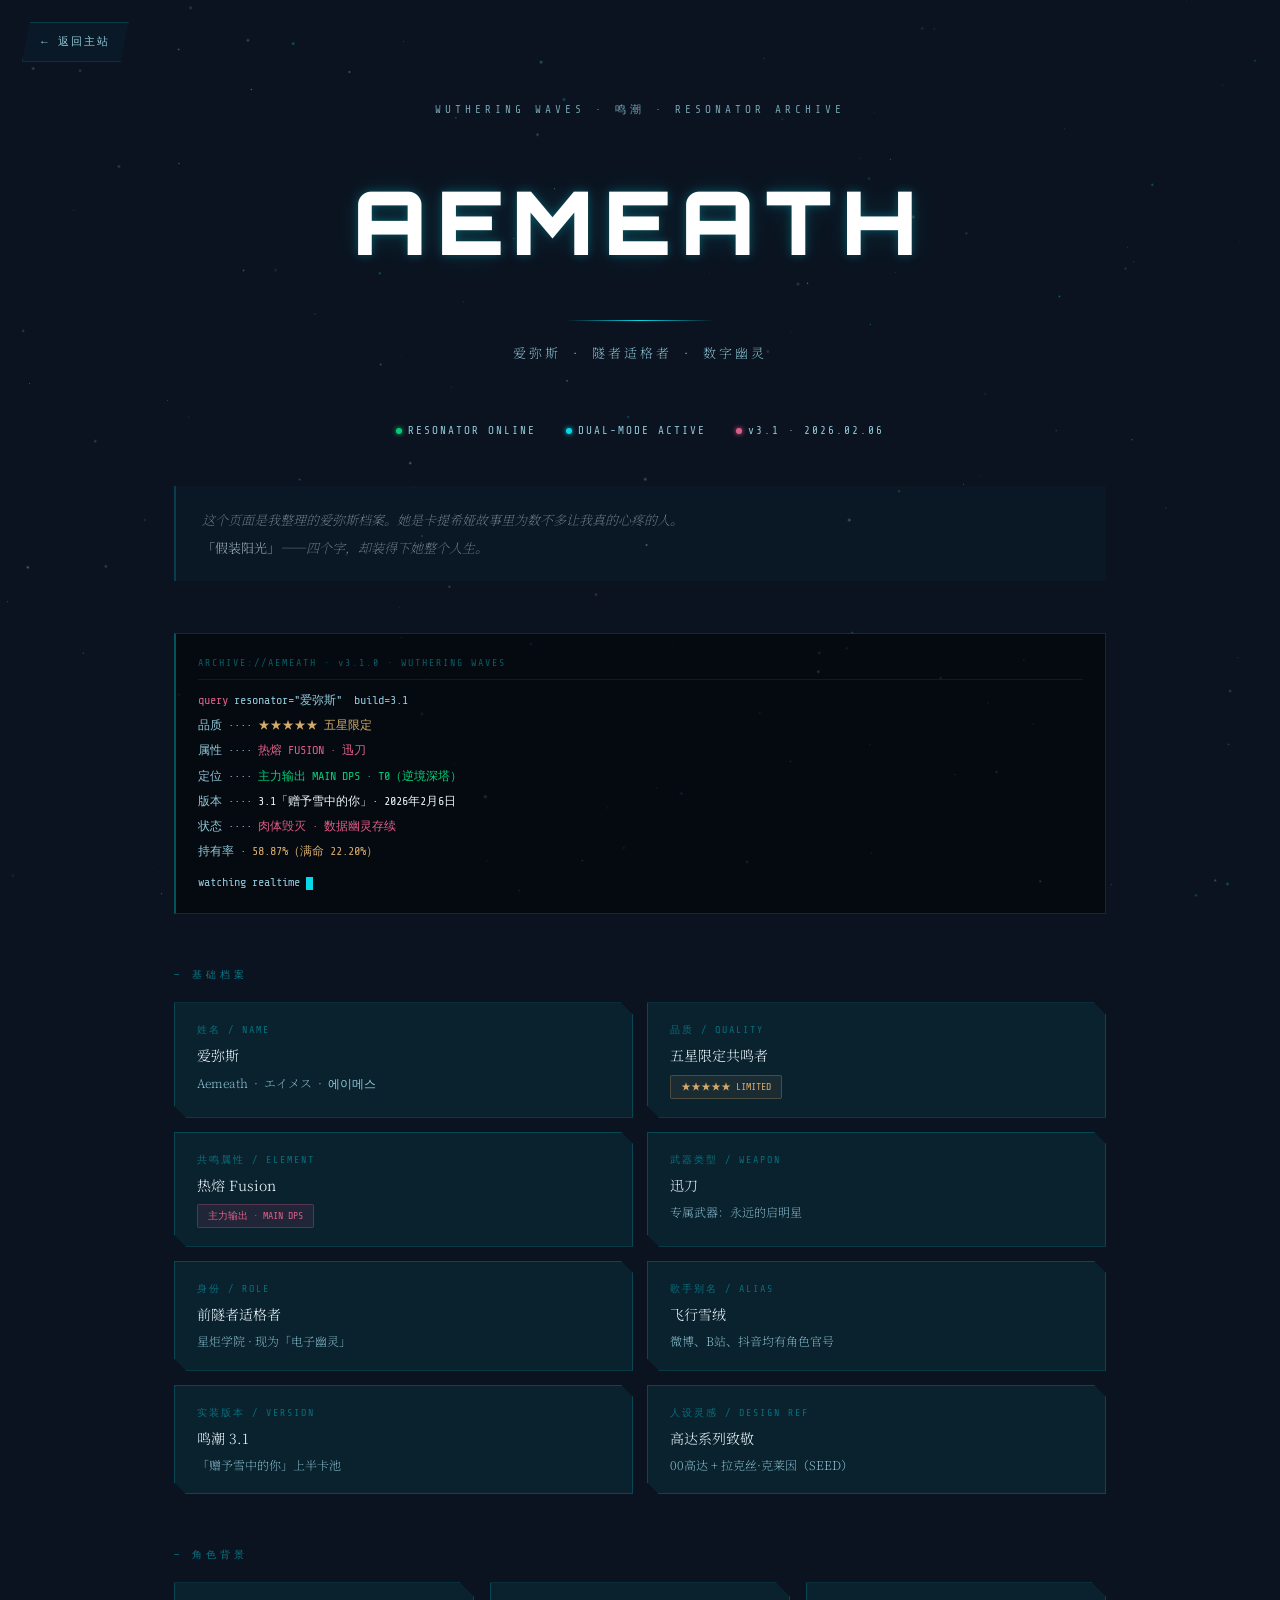
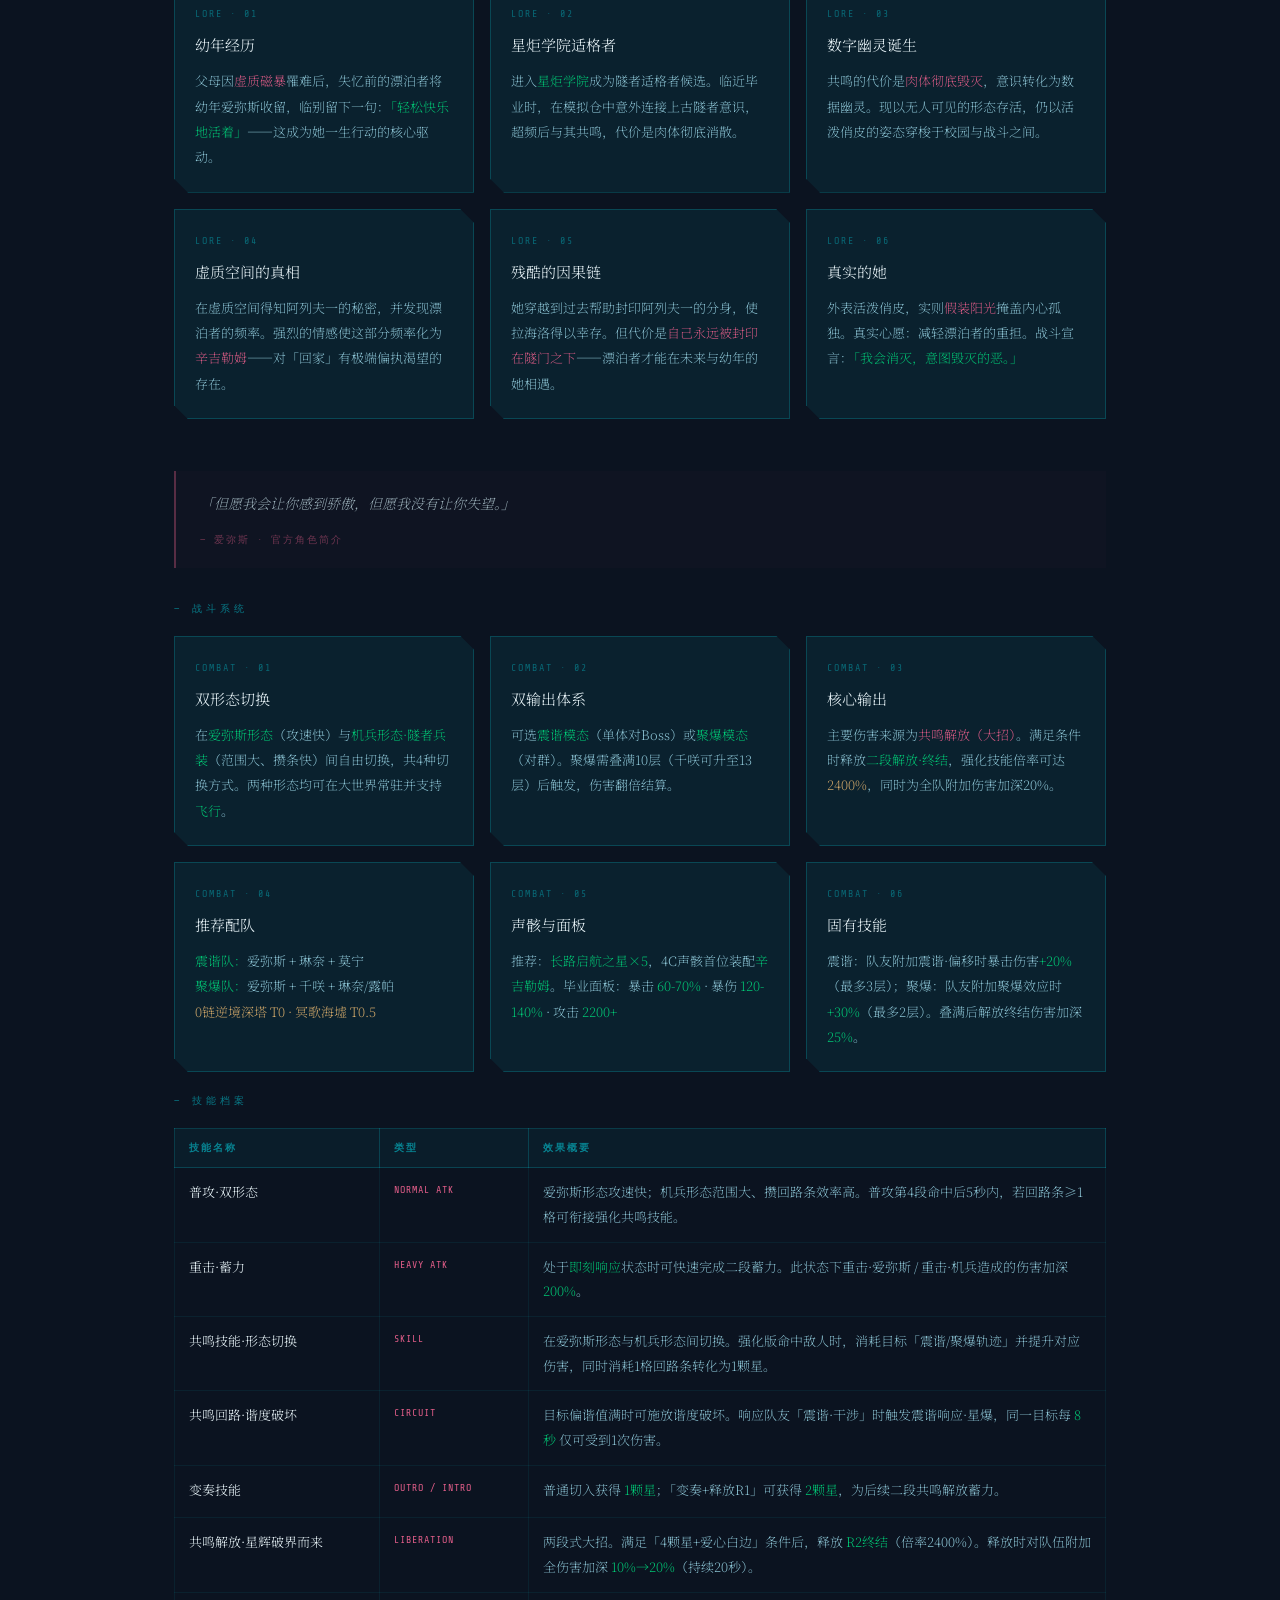
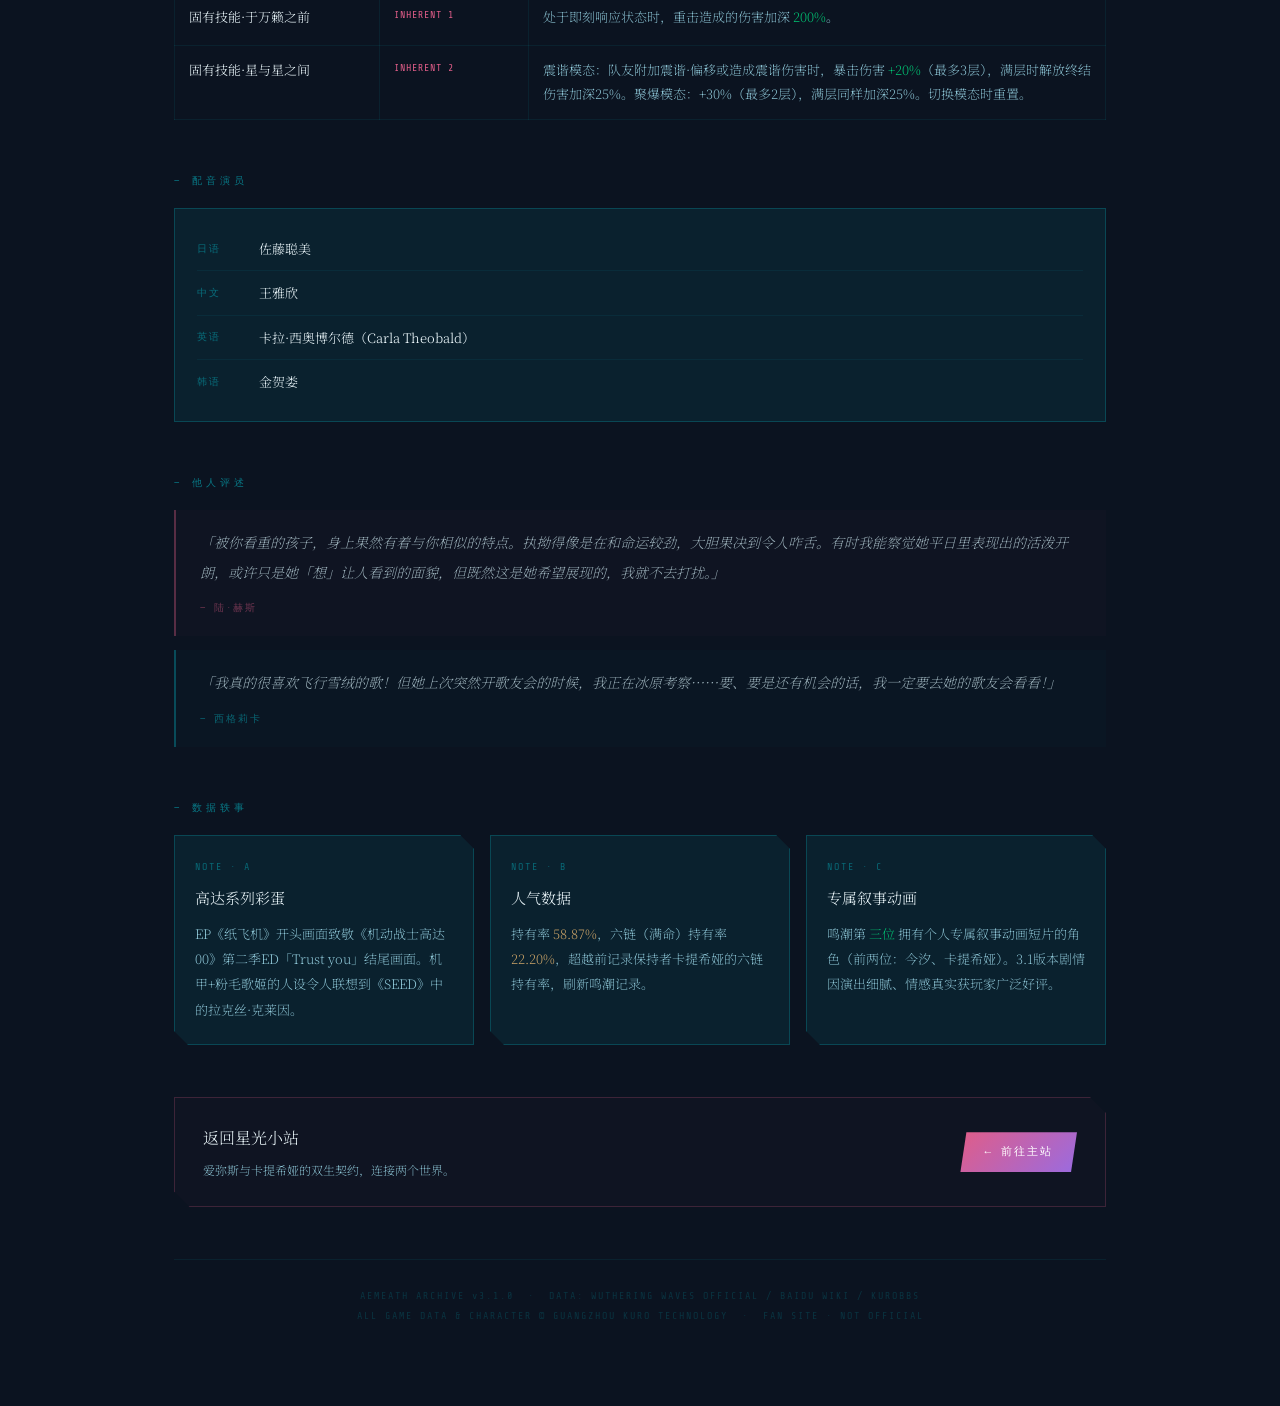
<file: aemeath.html>
<!DOCTYPE html>
<html lang="zh-CN">
<head>
<meta charset="UTF-8">
<meta name="viewport" content="width=device-width, initial-scale=1.0">
<meta name="description" content="AEMEATH 爱弥斯档案 —— 赛博朋克风格数字档案库，收录角色数据、技能图鉴与隐秘记录。">
<link rel="canonical" href="https://rainly8023.github.io/Carterthyia.github.io/aemeath.html">
<meta property="og:type" content="website">
<meta property="og:url" content="https://rainly8023.github.io/Carterthyia.github.io/aemeath.html">
<meta property="og:title" content="AEMEATH · 爱弥斯档案">
<meta property="og:description" content="赛博朋克风格数字档案库，收录角色数据、技能图鉴与隐秘记录。">
<meta name="twitter:card" content="summary">
<meta name="twitter:title" content="AEMEATH · 爱弥斯档案">
<meta name="twitter:description" content="赛博朋克风格数字档案库，收录角色数据、技能图鉴与隐秘记录。">
<title>AEMEATH | 爱弥斯档案</title>
<link href="https://fonts.googleapis.com/css2?family=Orbitron:wght@400;700;900&family=Noto+Serif+SC:wght@200;300;400&family=Share+Tech+Mono&display=swap" rel="stylesheet">
<style>
*,*::before,*::after{box-sizing:border-box;margin:0;padding:0}
html,body{width:100%;min-height:100vh;overflow-x:hidden}
:root{
  --c:#05d9e8;--pk:#e05d88;--pu:#9a6be0;--gold:#d4aa6a;
  --bg:#0b1320;--panel:rgba(5,217,232,.07);--bdr:rgba(5,217,232,.2);
  --star:#ddeef6;--dim:#8fc8d8
}
body{background:var(--bg);color:var(--star);font-family:'Noto Serif SC',serif;font-size:15px;line-height:1.8}
canvas#ae{position:fixed;inset:0;z-index:0;pointer-events:none}

.back{position:fixed;top:22px;left:22px;z-index:100;font-family:'Share Tech Mono',monospace;font-size:11px;letter-spacing:2px;text-decoration:none;color:var(--dim);border:1px solid rgba(5,217,232,.18);padding:9px 18px;clip-path:polygon(8px 0%,100% 0%,calc(100% - 8px) 100%,0% 100%);background:rgba(5,217,232,.03);transition:all .25s}
.back:hover{background:rgba(5,217,232,.1);color:var(--c)}

.wrap{position:relative;z-index:2;max-width:980px;margin:0 auto;padding:100px 24px 80px}

/* ── HERO ── */
.hero{text-align:center;margin-bottom:56px}
.hero-eye{font-family:'Share Tech Mono',monospace;font-size:11px;letter-spacing:4px;color:var(--dim);text-transform:uppercase;margin-bottom:22px;opacity:.8}
.hero-title{font-family:'Orbitron',monospace;font-size:clamp(48px,10vw,88px);font-weight:900;letter-spacing:10px;color:#fff;text-shadow:0 0 10px rgba(5,217,232,.3),0 0 28px rgba(5,217,232,.12);position:relative;display:inline-block}
.hero-title::before{content:attr(data-t);position:absolute;top:0;left:0;right:0;overflow:hidden;pointer-events:none;color:var(--pk);clip-path:polygon(0 0,100% 0,100% 38%,0 38%);animation:g1 7s infinite;opacity:0}
@keyframes g1{0%,82%,100%{transform:translate(0);opacity:0}84%{transform:translate(-3px,-1px);opacity:.65}87%{transform:translate(2px);opacity:.65}90%{opacity:0}}
.hero-line{width:150px;height:1px;background:linear-gradient(90deg,transparent,var(--c),transparent);margin:20px auto}
.hero-sub{font-family:'Noto Serif SC',serif;font-size:13px;letter-spacing:3px;color:var(--dim);font-weight:200}

/* ── 个人注记 ── */
.fan-note{margin-bottom:52px;padding:20px 26px;border-left:2px solid rgba(5,217,232,.2);background:rgba(5,217,232,.02);font-size:13px;color:rgba(205,232,240,.5);font-style:italic;line-height:2.1;font-weight:200}
.fan-note strong{font-style:normal;color:rgba(205,232,240,.72);font-weight:300}

/* ── STATUS ── */
.status{display:flex;justify-content:center;gap:30px;flex-wrap:wrap;margin-bottom:46px;font-family:'Share Tech Mono',monospace;font-size:11px;letter-spacing:2px;color:var(--dim)}
.dot{display:inline-block;width:6px;height:6px;border-radius:50%;margin-right:6px;animation:pulse 2.2s ease-in-out infinite}
.dg{background:#00cc77;box-shadow:0 0 5px #00cc77}
.dc{background:var(--c);box-shadow:0 0 5px var(--c);animation-delay:.5s}
.dp{background:var(--pk);box-shadow:0 0 5px var(--pk);animation-delay:1s}
@keyframes pulse{0%,100%{opacity:1;transform:scale(1)}50%{opacity:.3;transform:scale(.6)}}

/* ── TERMINAL ── */
.term{background:rgba(0,0,0,.48);border:1px solid var(--bdr);border-left:2px solid rgba(5,217,232,.35);padding:18px 22px;font-family:'Share Tech Mono',monospace;font-size:12px;line-height:2.1;margin-bottom:52px}
.term-hd{font-size:10px;letter-spacing:2px;color:rgba(5,217,232,.4);margin-bottom:8px;border-bottom:1px solid rgba(5,217,232,.1);padding-bottom:6px}
.tp{color:var(--pk)}.tg{color:#00cc77}.td{color:var(--dim)}.tgold{color:var(--gold)}
.cur{display:inline-block;width:7px;height:13px;background:var(--c);vertical-align:middle;animation:blink 1s step-end infinite}
@keyframes blink{0%,100%{opacity:1}50%{opacity:0}}

/* ── SECTION TITLE ── */
.sec-title{font-family:'Share Tech Mono',monospace;font-size:10px;letter-spacing:4px;color:rgba(5,217,232,.5);text-transform:uppercase;margin-bottom:18px}
.sec-title::before{content:'— '}

/* ── ID CARD ── */
.id-card{display:grid;grid-template-columns:1fr 1fr;gap:14px;margin-bottom:52px}
@media(max-width:580px){.id-card{grid-template-columns:1fr}}
.id-block{background:var(--panel);border:1px solid var(--bdr);padding:18px 22px;clip-path:polygon(0 0,calc(100% - 12px) 0,100% 12px,100% 100%,12px 100%,0 calc(100% - 12px))}
.id-label{font-family:'Share Tech Mono',monospace;font-size:10px;letter-spacing:2px;color:rgba(5,217,232,.42);margin-bottom:4px;text-transform:uppercase}
.id-value{font-size:14px;color:#e8f4f8;font-weight:300;font-family:'Noto Serif SC',serif}
.id-sub{font-size:12px;color:var(--dim);margin-top:3px;font-family:'Noto Serif SC',serif;font-weight:200}
.badge{display:inline-block;padding:2px 10px;font-family:'Share Tech Mono',monospace;font-size:10px;border-radius:2px;margin-top:6px}
.badge-hot{background:rgba(224,93,136,.1);border:1px solid rgba(224,93,136,.28);color:var(--pk)}
.badge-star{background:rgba(212,170,106,.08);border:1px solid rgba(212,170,106,.25);color:var(--gold)}
.badge-green{background:rgba(0,204,119,.07);border:1px solid rgba(0,204,119,.22);color:#00cc77}

/* ── PANELS GRID ── */
.grid{display:grid;grid-template-columns:repeat(auto-fit,minmax(260px,1fr));gap:16px;margin-bottom:52px}
.panel{background:var(--panel);border:1px solid var(--bdr);padding:22px 20px;position:relative;transition:border-color .3s,box-shadow .3s,transform .3s;clip-path:polygon(0 0,calc(100% - 14px) 0,100% 14px,100% 100%,14px 100%,0 calc(100% - 14px))}
.panel:hover{border-color:rgba(5,217,232,.3);box-shadow:0 0 20px rgba(5,217,232,.08);transform:translateY(-4px)}
.pno{font-family:'Share Tech Mono',monospace;font-size:10px;letter-spacing:2px;color:rgba(5,217,232,.38);margin-bottom:8px}
.pname{font-family:'Noto Serif SC',serif;font-size:15px;font-weight:300;color:#e8f4f8;margin-bottom:10px}
.pdesc{font-size:13px;color:var(--dim);line-height:1.95;font-family:'Noto Serif SC',serif;font-weight:200}
.pval{color:#00cc77}.ppink{color:var(--pk)}.pgold{color:var(--gold)}

/* ── SKILL TABLE ── */
.skill-table{width:100%;border-collapse:collapse;margin-bottom:52px;font-size:13px}
.skill-table th{background:rgba(5,217,232,.05);border:1px solid var(--bdr);padding:10px 14px;font-family:'Share Tech Mono',monospace;font-size:10px;letter-spacing:2px;color:rgba(5,217,232,.55);text-align:left;text-transform:uppercase}
.skill-table td{border:1px solid rgba(5,217,232,.07);padding:12px 14px;color:var(--dim);vertical-align:top;line-height:1.9;font-family:'Noto Serif SC',serif;font-weight:200}
.skill-table tr:hover td{background:rgba(5,217,232,.02)}
.skill-name{color:#e8f4f8;font-weight:300;font-size:13px;margin-bottom:3px;font-family:'Noto Serif SC',serif}
.skill-type{font-family:'Share Tech Mono',monospace;font-size:10px;color:var(--pk);letter-spacing:1px}

/* ── QUOTE ── */
.quote-box{border-left:2px solid rgba(224,93,136,.35);padding:18px 24px;background:rgba(224,93,136,.02);margin-bottom:32px;color:rgba(205,232,240,.75);font-size:14px;line-height:2.1;font-family:'Noto Serif SC',serif;font-weight:200;font-style:italic}
.quote-box .q-attr{margin-top:10px;font-style:normal;font-family:'Share Tech Mono',monospace;font-size:10px;letter-spacing:2px;color:rgba(224,93,136,.45)}
.quote-box.cyan{border-left-color:rgba(5,217,232,.28);background:rgba(5,217,232,.015)}
.quote-box.cyan .q-attr{color:rgba(5,217,232,.4)}

/* ── CV ── */
.cv-box{background:var(--panel);border:1px solid var(--bdr);padding:18px 22px;margin-bottom:52px}
.cv-row{display:flex;gap:14px;align-items:center;padding:10px 0;border-bottom:1px solid rgba(5,217,232,.06);font-size:13px}
.cv-row:last-child{border:none}
.cv-lang{font-family:'Share Tech Mono',monospace;font-size:10px;letter-spacing:2px;color:rgba(5,217,232,.42);width:48px;flex-shrink:0}
.cv-actor{color:#e8f4f8;font-family:'Noto Serif SC',serif;font-weight:300}

/* ── LINK BLOCK ── */
.lnk{border:1px solid rgba(224,93,136,.22);background:rgba(224,93,136,.02);padding:26px 28px;display:flex;align-items:center;justify-content:space-between;gap:20px;flex-wrap:wrap;margin-bottom:52px;clip-path:polygon(0 0,calc(100% - 16px) 0,100% 16px,100% 100%,16px 100%,0 calc(100% - 16px))}
.lnk h3{font-family:'Noto Serif SC',serif;font-size:16px;font-weight:300;color:#e8f4f8;margin-bottom:6px}
.lnk p{font-size:12px;color:var(--dim);font-family:'Noto Serif SC',serif;font-weight:200}
.lnk-btn{display:inline-block;padding:10px 24px;background:linear-gradient(135deg,var(--pk),var(--pu));color:#fff;font-family:'Share Tech Mono',monospace;font-size:11px;letter-spacing:2px;text-decoration:none;text-transform:uppercase;clip-path:polygon(6px 0%,100% 0%,calc(100% - 6px) 100%,0% 100%);transition:opacity .25s;white-space:nowrap}
.lnk-btn:hover{opacity:.8}

/* ── FOOTER ── */
.footer{text-align:center;font-family:'Share Tech Mono',monospace;font-size:10px;letter-spacing:2px;color:rgba(5,217,232,.16);border-top:1px solid rgba(5,217,232,.07);padding-top:26px;line-height:2}

@media(max-width:600px){
  .back{font-size:12px;padding:11px 20px;top:14px;left:14px;background:rgba(5,217,232,.08);border-color:rgba(5,217,232,.35);letter-spacing:1px}
  .status{gap:12px}.lnk{flex-direction:column}.skill-table{font-size:11px}
  .wrap{padding-top:72px}
}
</style>
</head>
<body>
<canvas id="ae"></canvas>
<a href="index.html" class="back">← 返回主站</a>

<div class="wrap">

  <!-- HERO -->
  <div class="hero">
    <p class="hero-eye">Wuthering Waves · 鸣潮 · Resonator Archive</p>
    <h1 class="hero-title" data-t="AEMEATH">AEMEATH</h1>
    <div class="hero-line"></div>
    <p class="hero-sub">爱弥斯 &nbsp;·&nbsp; 隧者适格者 &nbsp;·&nbsp; 数字幽灵</p>
  </div>

  <!-- STATUS -->
  <div class="status">
    <span><span class="dot dg"></span>RESONATOR ONLINE</span>
    <span><span class="dot dc"></span>DUAL-MODE ACTIVE</span>
    <span><span class="dot dp"></span>v3.1 · 2026.02.06</span>
  </div>

  <!-- FAN NOTE -->
  <div class="fan-note">
    这个页面是我整理的爱弥斯档案。她是卡提希娅故事里为数不多让我真的心疼的人。<br>
    <strong>「假装阳光」</strong>——四个字，却装得下她整个人生。
  </div>

  <!-- TERMINAL -->
  <div class="term">
    <div class="term-hd">ARCHIVE://AEMEATH · v3.1.0 · WUTHERING WAVES</div>
    <div><span class="tp">query </span><span class="td">resonator="爱弥斯" &nbsp;build=3.1</span></div>
    <div><span class="td">品质 ···· </span><span class="tgold">★★★★★ 五星限定</span></div>
    <div><span class="td">属性 ···· </span><span class="tp">热熔 FUSION · 迅刀</span></div>
    <div><span class="td">定位 ···· </span><span class="tg">主力输出 MAIN DPS · T0（逆境深塔）</span></div>
    <div><span class="td">版本 ···· </span><span style="color:#e8f4f8">3.1「赠予雪中的你」· 2026年2月6日</span></div>
    <div><span class="td">状态 ···· </span><span class="tp">肉体毁灭 · 数据幽灵存续</span></div>
    <div><span class="td">持有率 · </span><span class="tgold">58.87%（满命 22.20%）</span></div>
    <div style="margin-top:6px"><span class="td">watching realtime </span><span class="cur"></span></div>
  </div>

  <!-- IDENTITY -->
  <p class="sec-title">基础档案</p>
  <div class="id-card">
    <div class="id-block">
      <div class="id-label">姓名 / NAME</div>
      <div class="id-value">爱弥斯</div>
      <div class="id-sub">Aemeath &nbsp;·&nbsp; エイメス &nbsp;·&nbsp; 에이메스</div>
    </div>
    <div class="id-block">
      <div class="id-label">品质 / QUALITY</div>
      <div class="id-value">五星限定共鸣者</div>
      <div><span class="badge badge-star">★★★★★ LIMITED</span></div>
    </div>
    <div class="id-block">
      <div class="id-label">共鸣属性 / ELEMENT</div>
      <div class="id-value">热熔 Fusion</div>
      <div><span class="badge badge-hot">主力输出 · MAIN DPS</span></div>
    </div>
    <div class="id-block">
      <div class="id-label">武器类型 / WEAPON</div>
      <div class="id-value">迅刀</div>
      <div class="id-sub">专属武器：永远的启明星</div>
    </div>
    <div class="id-block">
      <div class="id-label">身份 / ROLE</div>
      <div class="id-value">前隧者适格者</div>
      <div class="id-sub">星炬学院 · 现为「电子幽灵」</div>
    </div>
    <div class="id-block">
      <div class="id-label">歌手别名 / ALIAS</div>
      <div class="id-value">飞行雪绒</div>
      <div class="id-sub">微博、B站、抖音均有角色官号</div>
    </div>
    <div class="id-block">
      <div class="id-label">实装版本 / VERSION</div>
      <div class="id-value">鸣潮 3.1</div>
      <div class="id-sub">「赠予雪中的你」上半卡池</div>
    </div>
    <div class="id-block">
      <div class="id-label">人设灵感 / DESIGN REF</div>
      <div class="id-value">高达系列致敬</div>
      <div class="id-sub">00高达 + 拉克丝·克莱因（SEED）</div>
    </div>
  </div>

  <!-- LORE -->
  <p class="sec-title">角色背景</p>
  <div class="grid">
    <div class="panel">
      <div class="pno">LORE · 01</div>
      <div class="pname">幼年经历</div>
      <div class="pdesc">父母因<span class="ppink">虚质磁暴</span>罹难后，失忆前的漂泊者将幼年爱弥斯收留，临别留下一句：<span class="pval">「轻松快乐地活着」</span>——这成为她一生行动的核心驱动。</div>
    </div>
    <div class="panel">
      <div class="pno">LORE · 02</div>
      <div class="pname">星炬学院适格者</div>
      <div class="pdesc">进入<span class="pval">星炬学院</span>成为隧者适格者候选。临近毕业时，在模拟仓中意外连接上古隧者意识，超频后与其共鸣，代价是肉体彻底消散。</div>
    </div>
    <div class="panel">
      <div class="pno">LORE · 03</div>
      <div class="pname">数字幽灵诞生</div>
      <div class="pdesc">共鸣的代价是<span class="ppink">肉体彻底毁灭</span>，意识转化为数据幽灵。现以无人可见的形态存活，仍以活泼俏皮的姿态穿梭于校园与战斗之间。</div>
    </div>
    <div class="panel">
      <div class="pno">LORE · 04</div>
      <div class="pname">虚质空间的真相</div>
      <div class="pdesc">在虚质空间得知阿列夫一的秘密，并发现漂泊者的频率。强烈的情感使这部分频率化为<span class="ppink">辛吉勒姆</span>——对「回家」有极端偏执渴望的存在。</div>
    </div>
    <div class="panel">
      <div class="pno">LORE · 05</div>
      <div class="pname">残酷的因果链</div>
      <div class="pdesc">她穿越到过去帮助封印阿列夫一的分身，使拉海洛得以幸存。但代价是<span class="ppink">自己永远被封印在隧门之下</span>——漂泊者才能在未来与幼年的她相遇。</div>
    </div>
    <div class="panel">
      <div class="pno">LORE · 06</div>
      <div class="pname">真实的她</div>
      <div class="pdesc">外表活泼俏皮，实则<span class="ppink">假装阳光</span>掩盖内心孤独。真实心愿：减轻漂泊者的重担。战斗宣言：<span class="pval">「我会消灭，意图毁灭的恶。」</span></div>
    </div>
  </div>

  <!-- OFFICIAL QUOTE -->
  <div class="quote-box">
    「但愿我会让你感到骄傲，但愿我没有让你失望。」
    <div class="q-attr">— 爱弥斯 · 官方角色简介</div>
  </div>

  <!-- COMBAT -->
  <p class="sec-title">战斗系统</p>
  <div class="grid" style="margin-bottom:20px">
    <div class="panel">
      <div class="pno">COMBAT · 01</div>
      <div class="pname">双形态切换</div>
      <div class="pdesc">在<span class="pval">爱弥斯形态</span>（攻速快）与<span class="pval">机兵形态·隧者兵装</span>（范围大、攒条快）间自由切换，共4种切换方式。两种形态均可在大世界常驻并支持<span class="pval">飞行</span>。</div>
    </div>
    <div class="panel">
      <div class="pno">COMBAT · 02</div>
      <div class="pname">双输出体系</div>
      <div class="pdesc">可选<span class="pval">震谐模态</span>（单体对Boss）或<span class="pval">聚爆模态</span>（对群）。聚爆需叠满10层（千咲可升至13层）后触发，伤害翻倍结算。</div>
    </div>
    <div class="panel">
      <div class="pno">COMBAT · 03</div>
      <div class="pname">核心输出</div>
      <div class="pdesc">主要伤害来源为<span class="ppink">共鸣解放（大招）</span>。满足条件时释放<span class="pval">二段解放·终结</span>，强化技能倍率可达 <span class="pgold">2400%</span>，同时为全队附加伤害加深20%。</div>
    </div>
    <div class="panel">
      <div class="pno">COMBAT · 04</div>
      <div class="pname">推荐配队</div>
      <div class="pdesc"><span class="pval">震谐队：</span>爱弥斯 + 琳奈 + 莫宁<br><span class="pval">聚爆队：</span>爱弥斯 + 千咲 + 琳奈/露帕<br><span class="pgold">0链逆境深塔 T0 · 冥歌海墟 T0.5</span></div>
    </div>
    <div class="panel">
      <div class="pno">COMBAT · 05</div>
      <div class="pname">声骸与面板</div>
      <div class="pdesc">推荐：<span class="pval">长路启航之星×5</span>，4C声骸首位装配<span class="pval">辛吉勒姆</span>。毕业面板：暴击 <span class="pval">60-70%</span> · 暴伤 <span class="pval">120-140%</span> · 攻击 <span class="pval">2200+</span></div>
    </div>
    <div class="panel">
      <div class="pno">COMBAT · 06</div>
      <div class="pname">固有技能</div>
      <div class="pdesc">震谐：队友附加震谐·偏移时暴击伤害<span class="pval">+20%</span>（最多3层）；聚爆：队友附加聚爆效应时<span class="pval">+30%</span>（最多2层）。叠满后解放终结伤害加深<span class="pval">25%</span>。</div>
    </div>
  </div>

  <!-- SKILL TABLE -->
  <p class="sec-title">技能档案</p>
  <table class="skill-table">
    <thead>
      <tr>
        <th style="width:22%">技能名称</th>
        <th style="width:16%">类型</th>
        <th>效果概要</th>
      </tr>
    </thead>
    <tbody>
      <tr>
        <td><div class="skill-name">普攻·双形态</div></td>
        <td><div class="skill-type">NORMAL ATK</div></td>
        <td>爱弥斯形态攻速快；机兵形态范围大、攒回路条效率高。普攻第4段命中后5秒内，若回路条≥1格可衔接强化共鸣技能。</td>
      </tr>
      <tr>
        <td><div class="skill-name">重击·蓄力</div></td>
        <td><div class="skill-type">HEAVY ATK</div></td>
        <td>处于<span class="pval">即刻响应</span>状态时可快速完成二段蓄力。此状态下重击·爱弥斯 / 重击·机兵造成的伤害加深 <span class="pval">200%</span>。</td>
      </tr>
      <tr>
        <td><div class="skill-name">共鸣技能·形态切换</div></td>
        <td><div class="skill-type">SKILL</div></td>
        <td>在爱弥斯形态与机兵形态间切换。强化版命中敌人时，消耗目标「震谐/聚爆轨迹」并提升对应伤害，同时消耗1格回路条转化为1颗星。</td>
      </tr>
      <tr>
        <td><div class="skill-name">共鸣回路·谐度破坏</div></td>
        <td><div class="skill-type">CIRCUIT</div></td>
        <td>目标偏谐值满时可施放谐度破坏。响应队友「震谐·干涉」时触发震谐响应·星爆，同一目标每 <span class="pval">8秒</span> 仅可受到1次伤害。</td>
      </tr>
      <tr>
        <td><div class="skill-name">变奏技能</div></td>
        <td><div class="skill-type">OUTRO / INTRO</div></td>
        <td>普通切入获得 <span class="pval">1颗星</span>；「变奏+释放R1」可获得 <span class="pval">2颗星</span>，为后续二段共鸣解放蓄力。</td>
      </tr>
      <tr>
        <td><div class="skill-name">共鸣解放·星辉破界而来</div></td>
        <td><div class="skill-type">LIBERATION</div></td>
        <td>两段式大招。满足「4颗星+爱心白边」条件后，释放 <span class="pval">R2终结</span>（倍率2400%）。释放时对队伍附加全伤害加深 <span class="pval">10%→20%</span>（持续20秒）。</td>
      </tr>
      <tr>
        <td><div class="skill-name">固有技能·于万籁之前</div></td>
        <td><div class="skill-type">INHERENT 1</div></td>
        <td>处于即刻响应状态时，重击造成的伤害加深 <span class="pval">200%</span>。</td>
      </tr>
      <tr>
        <td><div class="skill-name">固有技能·星与星之间</div></td>
        <td><div class="skill-type">INHERENT 2</div></td>
        <td>震谐模态：队友附加震谐·偏移或造成震谐伤害时，暴击伤害 <span class="pval">+20%</span>（最多3层），满层时解放终结伤害加深25%。聚爆模态：+30%（最多2层），满层同样加深25%。切换模态时重置。</td>
      </tr>
    </tbody>
  </table>

  <!-- CV -->
  <p class="sec-title">配音演员</p>
  <div class="cv-box">
    <div class="cv-row"><span class="cv-lang">日语</span><span class="cv-actor">佐藤聪美</span></div>
    <div class="cv-row"><span class="cv-lang">中文</span><span class="cv-actor">王雅欣</span></div>
    <div class="cv-row"><span class="cv-lang">英语</span><span class="cv-actor">卡拉·西奥博尔德（Carla Theobald）</span></div>
    <div class="cv-row"><span class="cv-lang">韩语</span><span class="cv-actor">金贺娄</span></div>
  </div>

  <!-- NPC QUOTES -->
  <p class="sec-title">他人评述</p>
  <div style="margin-bottom:52px;display:flex;flex-direction:column;gap:14px">
    <div class="quote-box" style="margin-bottom:0">
      「被你看重的孩子，身上果然有着与你相似的特点。执拗得像是在和命运较劲，大胆果决到令人咋舌。有时我能察觉她平日里表现出的活泼开朗，或许只是她「想」让人看到的面貌，但既然这是她希望展现的，我就不去打扰。」
      <div class="q-attr">— 陆·赫斯</div>
    </div>
    <div class="quote-box cyan" style="margin-bottom:0">
      「我真的很喜欢飞行雪绒的歌！但她上次突然开歌友会的时候，我正在冰原考察……要、要是还有机会的话，我一定要去她的歌友会看看！」
      <div class="q-attr">— 西格莉卡</div>
    </div>
  </div>

  <!-- TRIVIA -->
  <p class="sec-title">数据轶事</p>
  <div class="grid" style="margin-bottom:52px">
    <div class="panel">
      <div class="pno">NOTE · A</div>
      <div class="pname">高达系列彩蛋</div>
      <div class="pdesc" style="margin-top:8px">EP《纸飞机》开头画面致敬《机动战士高达00》第二季ED「Trust you」结尾画面。机甲+粉毛歌姬的人设令人联想到《SEED》中的拉克丝·克莱因。</div>
    </div>
    <div class="panel">
      <div class="pno">NOTE · B</div>
      <div class="pname">人气数据</div>
      <div class="pdesc" style="margin-top:8px">持有率 <span class="pgold">58.87%</span>，六链（满命）持有率 <span class="pgold">22.20%</span>，超越前记录保持者卡提希娅的六链持有率，刷新鸣潮记录。</div>
    </div>
    <div class="panel">
      <div class="pno">NOTE · C</div>
      <div class="pname">专属叙事动画</div>
      <div class="pdesc" style="margin-top:8px">鸣潮第 <span class="pval">三位</span> 拥有个人专属叙事动画短片的角色（前两位：今汐、卡提希娅）。3.1版本剧情因演出细腻、情感真实获玩家广泛好评。</div>
    </div>
  </div>

  <!-- LINK -->
  <div class="lnk">
    <div><h3>返回星光小站</h3><p>爱弥斯与卡提希娅的双生契约，连接两个世界。</p></div>
    <a href="index.html" class="lnk-btn">← 前往主站</a>
  </div>

  <div class="footer">
    AEMEATH ARCHIVE v3.1.0 &nbsp;·&nbsp; DATA: WUTHERING WAVES OFFICIAL / BAIDU WIKI / KUROBBS<br>
    ALL GAME DATA & CHARACTER © GUANGZHOU KURO TECHNOLOGY &nbsp;·&nbsp; FAN SITE · NOT OFFICIAL
  </div>

</div>

<script>
(function(){
  const c=document.getElementById('ae'),ctx=c.getContext('2d');
  let W,H,mx=0,my=0;
  const COLS=['#05d9e8','#6eb8c8','#cde8f0','#9a6be0'];
  function rsz(){W=c.width=innerWidth;H=c.height=innerHeight}
  window.addEventListener('resize',rsz);rsz();
  window.addEventListener('mousemove',e=>{mx=e.clientX;my=e.clientY});
  class Star{
    constructor(){this.reset(true)}
    reset(init){
      this.x=Math.random()*W;
      this.y=init?Math.random()*H:H+10;
      this.r=Math.random()*1.1+.2;
      this.vy=-(0.1+Math.random()*.28);
      this.vx=(Math.random()-.5)*.18;
      this.color=COLS[Math.floor(Math.random()*COLS.length)];
      this.alpha=Math.random()*.38+.15
    }
    tick(){
      this.x+=this.vx;this.y+=this.vy;
      const dx=this.x-mx,dy=this.y-my,d=Math.hypot(dx,dy);
      if(d<75){this.x+=dx/d*1.4;this.y+=dy/d*1.4}
      if(this.y<-10||this.x<-10||this.x>W+10)this.reset(false)
    }
    draw(){
      ctx.save();ctx.globalAlpha=this.alpha;
      const g=ctx.createRadialGradient(this.x,this.y,0,this.x,this.y,this.r*2.5);
      g.addColorStop(0,this.color);g.addColorStop(1,'transparent');
      ctx.beginPath();ctx.fillStyle=g;ctx.arc(this.x,this.y,this.r*2.5,0,Math.PI*2);ctx.fill();
      ctx.restore()
    }
  }
  const N=Math.min(150,Math.floor(innerWidth*innerHeight/5500));
  const stars=Array.from({length:N},()=>new Star());
  (function frame(){ctx.clearRect(0,0,W,H);stars.forEach(s=>{s.tick();s.draw()});requestAnimationFrame(frame)})();
})();
</script>
</body>
</html>
</file>
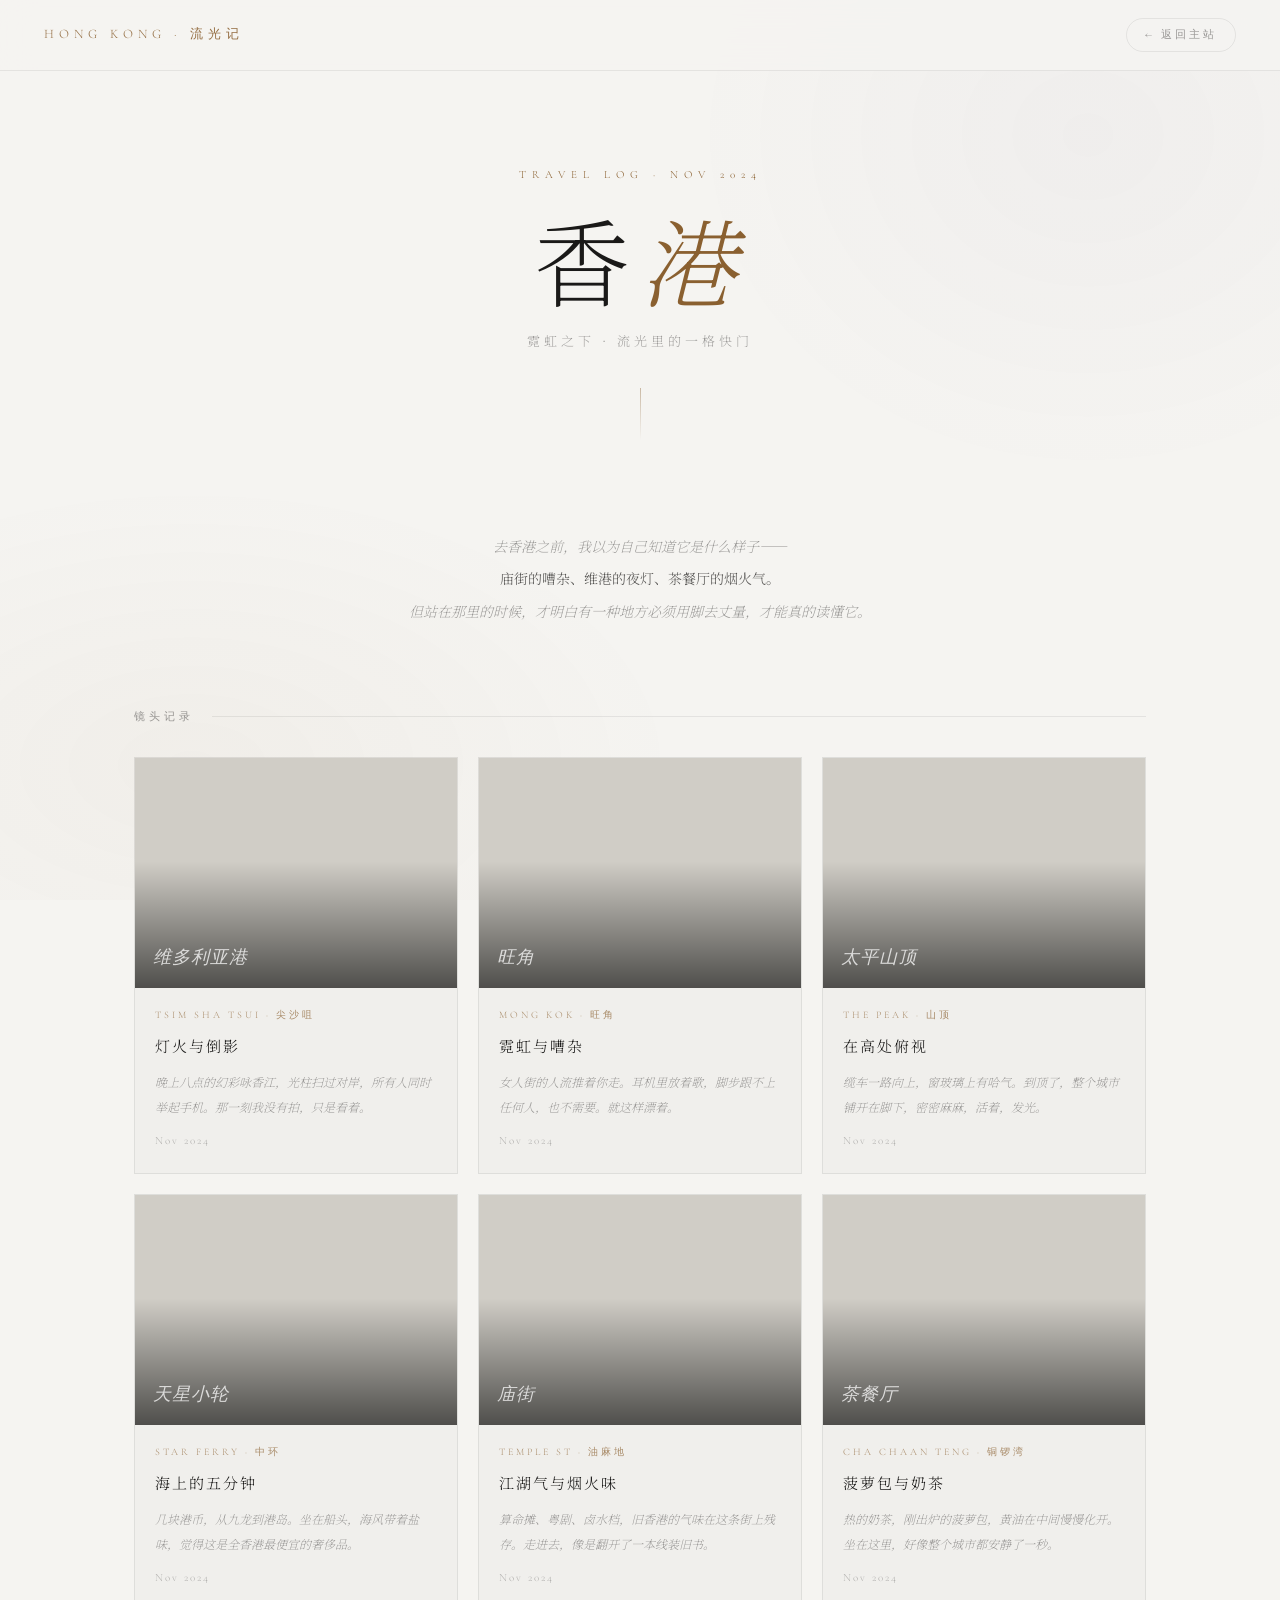
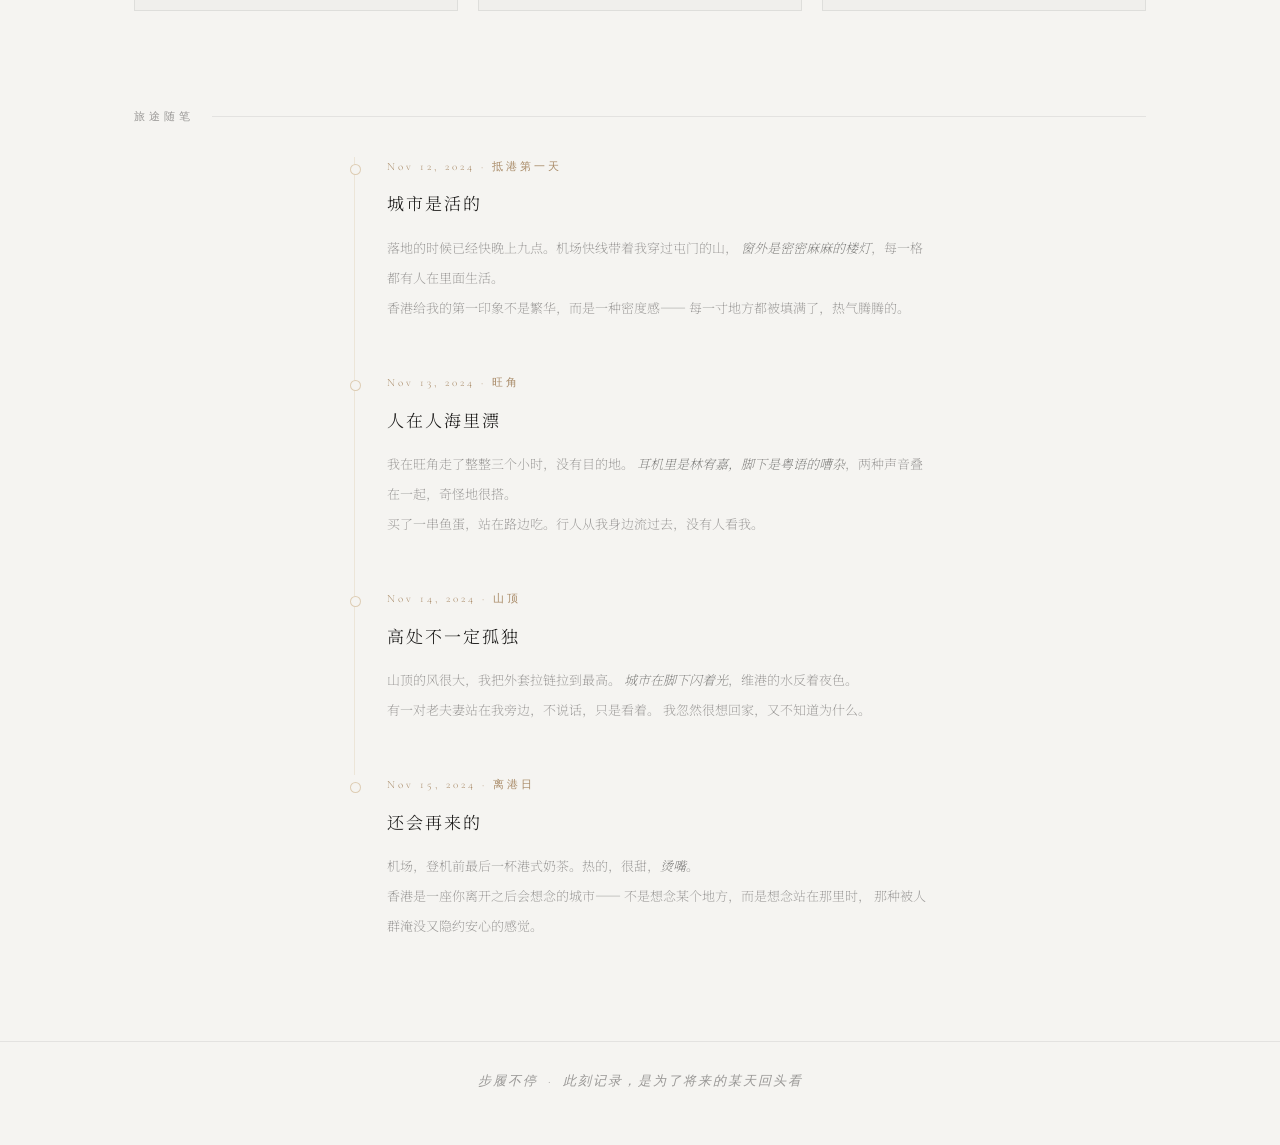
<file: Hong_Kong.html>
<!DOCTYPE html>
<html lang="zh-CN">
<head>
<meta charset="UTF-8">
<meta name="viewport" content="width=device-width, initial-scale=1.0">
<meta name="description" content="香港旅行日记 —— 维多利亚港、旺角霓虹、太平山顶、天星小轮、庙街烟火。流光里的快门，2024年11月。">
<link rel="canonical" href="https://rainly8023.github.io/Carterthyia.github.io/Hong_Kong.html">
<link rel="preconnect" href="https://images.unsplash.com">
<meta property="og:type" content="website">
<meta property="og:url" content="https://rainly8023.github.io/Carterthyia.github.io/Hong_Kong.html">
<meta property="og:title" content="香港 · 流光记">
<meta property="og:description" content="维多利亚港、旺角霓虹、太平山顶、天星小轮、庙街烟火。流光里的快门，2024年11月。">
<meta property="og:image" content="https://images.unsplash.com/photo-1617154219393-1a84be367f57?w=1200&q=85&auto=format&fit=crop">
<meta name="twitter:card" content="summary_large_image">
<meta name="twitter:title" content="香港 · 流光记">
<meta name="twitter:description" content="维多利亚港、旺角霓虹、太平山顶、庙街烟火。流光里的快门。">
<meta name="twitter:image" content="https://images.unsplash.com/photo-1617154219393-1a84be367f57?w=1200&q=85&auto=format&fit=crop">
<title>香港 · 流光记 | 星光小站</title>
<link rel="icon" href="favicon/13.ico?v=20240626" type="image/x-icon">
<link href="https://fonts.googleapis.com/css2?family=Noto+Serif+SC:wght@200;300;400&family=Cormorant+Garamond:ital,wght@0,300;0,400;1,300&display=swap" rel="stylesheet">
<style>
:root{
  --bg:#f5f4f1;
  --surface:rgba(0,0,0,.02);
  --border:rgba(0,0,0,.07);
  --border-h:rgba(0,0,0,.14);
  --text:#1a1918;
  --text-dim:rgba(26,25,24,.42);
  --accent:#8a6030;
  --accent-soft:rgba(138,96,48,.07);
}

*{box-sizing:border-box;margin:0;padding:0}
html,body{width:100%;min-height:100vh;overflow-x:hidden}

body{
  background:var(--bg);
  color:var(--text);
  font-family:'Noto Serif SC',serif;
  font-weight:200;
  line-height:1.8;
}

/* ── ambient glow ── */
body::before{
  content:'';position:fixed;inset:0;z-index:0;pointer-events:none;
  background:
    radial-gradient(ellipse 55% 45% at 15% 85%,rgba(138,96,48,.04) 0%,transparent 70%),
    radial-gradient(ellipse 45% 55% at 85% 15%,rgba(80,60,120,.03) 0%,transparent 70%);
}

/* ── NAV ── */
.nav{
  position:fixed;top:0;left:0;right:0;z-index:100;
  display:flex;justify-content:space-between;align-items:center;
  padding:18px 44px;
  background:rgba(245,244,241,.92);
  backdrop-filter:blur(16px);
  border-bottom:1px solid var(--border);
}
.nav-logo{
  font-family:'Cormorant Garamond',serif;
  font-size:13px;letter-spacing:5px;color:var(--accent);text-transform:uppercase;opacity:.9;
}
.nav-back{
  text-decoration:none;color:var(--text-dim);
  font-size:11px;letter-spacing:3px;font-family:'Cormorant Garamond',serif;
  border:1px solid var(--border);padding:6px 18px;border-radius:20px;
  transition:all .3s;
}
.nav-back:hover{border-color:rgba(200,168,120,.3);color:var(--accent);background:var(--accent-soft)}

/* ── HERO ── */
.hero{
  position:relative;z-index:2;
  padding:165px 44px 90px;
  text-align:center;
}
.hero-label{
  font-family:'Cormorant Garamond',serif;
  font-size:11px;letter-spacing:6px;color:var(--accent);text-transform:uppercase;
  opacity:.75;margin-bottom:26px;
  animation:fadeUp 1s ease both;
}
.hero-title{
  font-size:clamp(52px,10vw,96px);
  font-weight:200;letter-spacing:.1em;
  color:var(--text);line-height:1;
  animation:fadeUp 1s .1s ease both;
}
.hero-title em{font-style:italic;color:var(--accent)}
.hero-sub{
  margin-top:22px;font-size:13px;
  color:var(--text-dim);letter-spacing:4px;font-weight:200;
  animation:fadeUp 1s .2s ease both;
}
.hero-line{
  width:1px;height:52px;
  background:linear-gradient(to bottom,var(--accent),transparent);
  margin:36px auto 0;opacity:.4;
}

/* ── INTRO ── */
.intro{
  position:relative;z-index:2;
  max-width:600px;margin:0 auto;padding:0 44px 80px;
  text-align:center;
}
.intro p{
  font-size:14px;line-height:2.3;color:var(--text-dim);
  font-style:italic;font-weight:200;
}
.intro strong{font-style:normal;font-weight:300;color:rgba(26,25,24,.72)}

/* ── SECTION LABEL ── */
.sec-label{
  position:relative;z-index:2;
  max-width:1100px;margin:0 auto;padding:0 44px 30px;
  display:flex;align-items:center;gap:18px;
}
.sec-label span{
  font-family:'Cormorant Garamond',serif;
  font-size:11px;letter-spacing:4px;color:var(--text-dim);
  text-transform:uppercase;white-space:nowrap;
}
.sec-label::after{content:'';flex:1;height:1px;background:var(--border)}

/* ── PHOTO GRID ── */
.photo-grid{
  position:relative;z-index:2;
  max-width:1100px;margin:0 auto;
  display:grid;
  grid-template-columns:repeat(auto-fill,minmax(300px,1fr));
  gap:20px;padding:0 44px 88px;
}

.photo-card{
  background:var(--surface);
  border:1px solid var(--border);
  overflow:hidden;
  transition:border-color .4s,transform .4s,box-shadow .4s;
  cursor:default;
}
.photo-card:hover{
  border-color:var(--border-h);
  transform:translateY(-5px);
  box-shadow:0 20px 52px rgba(0,0,0,.12);
}

.card-img{
  position:relative;height:230px;overflow:hidden;
}
.card-img-bg{
  position:absolute;inset:0;
  transition:filter .5s,transform .5s;
  background-size:cover;background-position:center;
}
.photo-card:hover .card-img-bg{
  filter:brightness(.8) saturate(.9);
  transform:scale(1.04);
}
.card-img-overlay{
  position:absolute;inset:0;
  background:linear-gradient(180deg,transparent 45%,rgba(0,0,0,.62) 100%);
  z-index:1;
}
.card-img-label{
  position:absolute;bottom:14px;left:18px;z-index:2;
  font-family:'Cormorant Garamond',serif;font-style:italic;
  font-size:18px;color:rgba(255,255,255,.75);letter-spacing:1px;
}

.card-body{padding:18px 20px 22px}
.card-location{
  font-family:'Cormorant Garamond',serif;
  font-size:10px;letter-spacing:3px;color:var(--accent);
  text-transform:uppercase;margin-bottom:8px;opacity:.7;
}
.card-title{
  font-size:15px;font-weight:300;color:var(--text);
  letter-spacing:2px;margin-bottom:10px;
}
.card-desc{
  font-size:12px;color:var(--text-dim);
  line-height:2.1;font-weight:200;font-style:italic;
}
.card-date{
  margin-top:12px;font-family:'Cormorant Garamond',serif;
  font-size:11px;color:var(--text-dim);letter-spacing:2px;opacity:.7;
}

/* ── DIARY SECTION ── */
.diary{
  position:relative;z-index:2;
  max-width:660px;margin:0 auto;padding:0 44px 100px;
}
.diary-entry{
  border-left:1px solid rgba(200,168,120,.2);
  padding:0 0 50px 32px;
  position:relative;
}
.diary-entry::before{
  content:'';position:absolute;left:-5px;top:7px;
  width:9px;height:9px;border-radius:50%;
  background:var(--bg);border:1px solid rgba(200,168,120,.5);
}
.diary-entry:last-child{padding-bottom:0;border-left-color:transparent}
.diary-date{
  font-family:'Cormorant Garamond',serif;
  font-size:11px;letter-spacing:3px;color:var(--accent);
  margin-bottom:12px;opacity:.7;
}
.diary-title{
  font-size:17px;font-weight:300;color:var(--text);
  letter-spacing:2px;margin-bottom:14px;
}
.diary-text{
  font-size:13px;color:var(--text-dim);line-height:2.3;font-weight:200;
}
.diary-text em{color:rgba(26,25,24,.55);font-style:italic}

/* ── FOOTER ── */
.footer{
  position:relative;z-index:2;
  text-align:center;padding:28px 44px 52px;
  border-top:1px solid var(--border);
}
.footer-text{
  font-family:'Cormorant Garamond',serif;font-style:italic;
  font-size:13px;color:var(--text-dim);letter-spacing:2px;
}

/* ── ANIMATIONS ── */
@keyframes fadeUp{
  from{opacity:0;transform:translateY(22px)}
  to{opacity:1;transform:translateY(0)}
}

@media(max-width:768px){
  .nav{padding:14px 22px}
  .hero{padding:130px 22px 70px}
  .photo-grid,.sec-label,.diary,.intro{padding-left:22px;padding-right:22px}
}
</style>
</head>
<body>

<!-- NAV -->
<nav class="nav">
  <div class="nav-logo">Hong Kong · 流光记</div>
  <a href="index.html" class="nav-back">← 返回主站</a>
</nav>

<!-- HERO -->
<header class="hero">
  <div class="hero-label">Travel Log · Nov 2024</div>
  <h1 class="hero-title">香<em>港</em></h1>
  <p class="hero-sub">霓虹之下 · 流光里的一格快门</p>
  <div class="hero-line"></div>
</header>

<!-- INTRO -->
<div class="intro">
  <p>
    去香港之前，我以为自己知道它是什么样子——<br>
    <strong>庙街的嘈杂、维港的夜灯、茶餐厅的烟火气。</strong><br>
    但站在那里的时候，才明白有一种地方必须用脚去丈量，才能真的读懂它。
  </p>
</div>

<!-- PHOTO SECTION -->
<div class="sec-label"><span>镜头记录</span></div>

<div class="photo-grid">

  <div class="photo-card">
    <div class="card-img">
      <div class="card-img-bg lazy-bg" data-src="https://images.unsplash.com/photo-1617154219393-1a84be367f57?w=800&q=85&auto=format&fit=crop"
        style="background-size:cover;background-position:center;filter:brightness(.88) saturate(.92);background-color:#ede9e0;"></div>
      <div class="card-img-overlay"></div>
      <div class="card-img-label">维多利亚港</div>
    </div>
    <div class="card-body">
      <div class="card-location">Tsim Sha Tsui · 尖沙咀</div>
      <div class="card-title">灯火与倒影</div>
      <div class="card-desc">晚上八点的幻彩咏香江，光柱扫过对岸，所有人同时举起手机。那一刻我没有拍，只是看着。</div>
      <div class="card-date">Nov 2024</div>
    </div>
  </div>

  <div class="photo-card">
    <div class="card-img">
      <div class="card-img-bg lazy-bg" data-src="https://images.unsplash.com/photo-1573529034998-1d2e6eb2adf4?w=800&q=85&auto=format&fit=crop"
        style="background-size:cover;background-position:center;filter:brightness(.88) saturate(.92);background-color:#ede9e0;"></div>
      <div class="card-img-overlay"></div>
      <div class="card-img-label">旺角</div>
    </div>
    <div class="card-body">
      <div class="card-location">Mong Kok · 旺角</div>
      <div class="card-title">霓虹与嘈杂</div>
      <div class="card-desc">女人街的人流推着你走。耳机里放着歌，脚步跟不上任何人，也不需要。就这样漂着。</div>
      <div class="card-date">Nov 2024</div>
    </div>
  </div>

  <div class="photo-card">
    <div class="card-img">
      <div class="card-img-bg lazy-bg" data-src="https://images.unsplash.com/photo-1664179620257-a8a59d856971?w=800&q=85&auto=format&fit=crop"
        style="background-size:cover;background-position:center;filter:brightness(.88) saturate(.92);background-color:#ede9e0;"></div>
      <div class="card-img-overlay"></div>
      <div class="card-img-label">太平山顶</div>
    </div>
    <div class="card-body">
      <div class="card-location">The Peak · 山顶</div>
      <div class="card-title">在高处俯视</div>
      <div class="card-desc">缆车一路向上，窗玻璃上有哈气。到顶了，整个城市铺开在脚下，密密麻麻，活着，发光。</div>
      <div class="card-date">Nov 2024</div>
    </div>
  </div>

  <div class="photo-card">
    <div class="card-img">
      <div class="card-img-bg lazy-bg" data-src="https://images.unsplash.com/photo-1619187269972-267d2b78a423?w=800&q=85&auto=format&fit=crop"
        style="background-size:cover;background-position:center;filter:brightness(.88) saturate(.92);background-color:#ede9e0;"></div>
      <div class="card-img-overlay"></div>
      <div class="card-img-label">天星小轮</div>
    </div>
    <div class="card-body">
      <div class="card-location">Star Ferry · 中环</div>
      <div class="card-title">海上的五分钟</div>
      <div class="card-desc">几块港币，从九龙到港岛。坐在船头，海风带着盐味，觉得这是全香港最便宜的奢侈品。</div>
      <div class="card-date">Nov 2024</div>
    </div>
  </div>

  <div class="photo-card">
    <div class="card-img">
      <div class="card-img-bg lazy-bg" data-src="https://images.unsplash.com/photo-1768321140168-fa4795cb03f8?w=800&q=85&auto=format&fit=crop"
        style="background-size:cover;background-position:center;filter:brightness(.88) saturate(.92);background-color:#ede9e0;"></div>
      <div class="card-img-overlay"></div>
      <div class="card-img-label">庙街</div>
    </div>
    <div class="card-body">
      <div class="card-location">Temple St · 油麻地</div>
      <div class="card-title">江湖气与烟火味</div>
      <div class="card-desc">算命摊、粤剧、卤水档，旧香港的气味在这条街上残存。走进去，像是翻开了一本线装旧书。</div>
      <div class="card-date">Nov 2024</div>
    </div>
  </div>

  <div class="photo-card">
    <div class="card-img">
      <div class="card-img-bg lazy-bg" data-src="https://images.unsplash.com/photo-1741135742473-8b6120b4f248?w=800&q=85&auto=format&fit=crop"
        style="background-size:cover;background-position:center;filter:brightness(.88) saturate(.92);background-color:#ede9e0;"></div>
      <div class="card-img-overlay"></div>
      <div class="card-img-label">茶餐厅</div>
    </div>
    <div class="card-body">
      <div class="card-location">Cha Chaan Teng · 铜锣湾</div>
      <div class="card-title">菠萝包与奶茶</div>
      <div class="card-desc">热的奶茶，刚出炉的菠萝包，黄油在中间慢慢化开。坐在这里，好像整个城市都安静了一秒。</div>
      <div class="card-date">Nov 2024</div>
    </div>
  </div>

</div>

<!-- DIARY SECTION -->
<div class="sec-label" style="padding-top:8px"><span>旅途随笔</span></div>

<div class="diary">

  <div class="diary-entry">
    <div class="diary-date">Nov 12, 2024 · 抵港第一天</div>
    <div class="diary-title">城市是活的</div>
    <div class="diary-text">
      落地的时候已经快晚上九点。机场快线带着我穿过屯门的山，
      <em>窗外是密密麻麻的楼灯</em>，每一格都有人在里面生活。<br>
      香港给我的第一印象不是繁华，而是一种密度感——
      每一寸地方都被填满了，热气腾腾的。
    </div>
  </div>

  <div class="diary-entry">
    <div class="diary-date">Nov 13, 2024 · 旺角</div>
    <div class="diary-title">人在人海里漂</div>
    <div class="diary-text">
      我在旺角走了整整三个小时，没有目的地。
      <em>耳机里是林宥嘉，脚下是粤语的嘈杂</em>，两种声音叠在一起，奇怪地很搭。<br>
      买了一串鱼蛋，站在路边吃。行人从我身边流过去，没有人看我。
    </div>
  </div>

  <div class="diary-entry">
    <div class="diary-date">Nov 14, 2024 · 山顶</div>
    <div class="diary-title">高处不一定孤独</div>
    <div class="diary-text">
      山顶的风很大，我把外套拉链拉到最高。
      <em>城市在脚下闪着光</em>，维港的水反着夜色。<br>
      有一对老夫妻站在我旁边，不说话，只是看着。
      我忽然很想回家，又不知道为什么。
    </div>
  </div>

  <div class="diary-entry">
    <div class="diary-date">Nov 15, 2024 · 离港日</div>
    <div class="diary-title">还会再来的</div>
    <div class="diary-text">
      机场，登机前最后一杯港式奶茶。热的，很甜，<em>烫嘴</em>。<br>
      香港是一座你离开之后会想念的城市——
      不是想念某个地方，而是想念站在那里时，
      那种被人群淹没又隐约安心的感觉。
    </div>
  </div>

</div>

<!-- FOOTER -->
<footer class="footer">
  <div class="footer-text">步履不停 &nbsp;·&nbsp; 此刻记录，是为了将来的某天回头看</div>
</footer>

<script>
const lazyBgs = document.querySelectorAll('.lazy-bg');
const bgObs = new IntersectionObserver((entries, obs) => {
  entries.forEach(e => {
    if (e.isIntersecting) {
      e.target.style.backgroundImage = `url('${e.target.dataset.src}')`;
      obs.unobserve(e.target);
    }
  });
}, { rootMargin: '200px' });
lazyBgs.forEach(el => bgObs.observe(el));
</script>
</body>
</html>
</file>
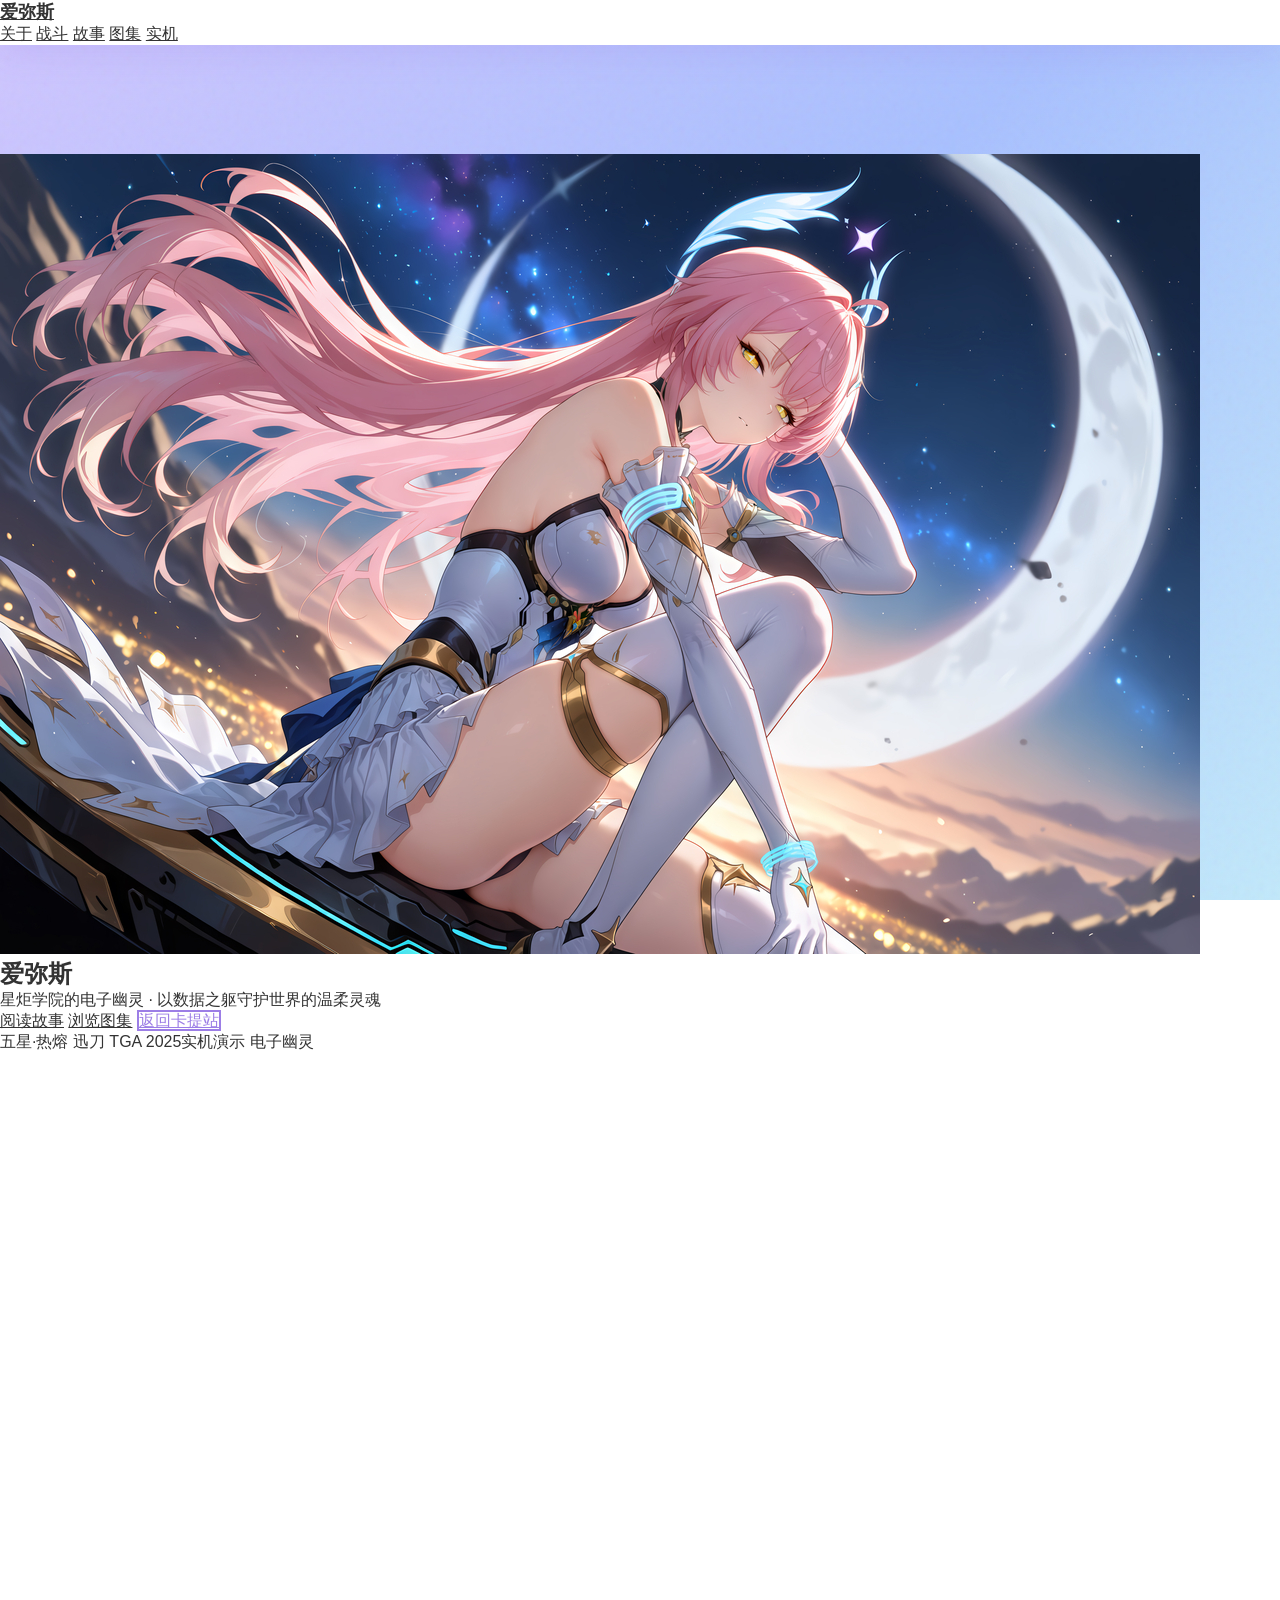
<file: index2.html>
<!DOCTYPE html>
<html lang="zh">
<head>
    <meta charset="UTF-8" />
    <meta name="viewport" content="width=device-width, initial-scale=1.0" />
    <title>爱弥斯 | 鸣潮3.1新角色</title>
    <link rel="icon" href="favicon/13.ico" type="image/x-icon" /> <!-- P1: 网站图标 -->
    <link rel="stylesheet" href="style.css" />
    <script src="config.js"></script>
    <script src="script.js"></script>
</head>
<body>
    <!-- 粒子背景 -->
    <canvas id="particle-canvas"></canvas>

    <!-- 导航栏 -->
    <nav class="navbar">
        <a href="#" class="nav-logo">爱弥斯</a>
        <div class="nav-links">
            <a href="#about">关于</a>
            <a href="#combat">战斗</a>
            <a href="#story">故事</a>
            <a href="#gallery">图集</a>
            <a href="#video">实机</a>
        </div>
    </nav>

    <!-- 英雄区：P2第一张作为头像 -->
    <section class="hero-section">
        <div class="profile-card">
            <div class="avatar-wrapper">
                <img src="Aemeath image/1.jpg" alt="爱弥斯" class="avatar-img" id="userAvatar" /> <!-- P2: 爱弥斯头像（第一张） -->
                <div class="electronic-glitch"></div>
            </div>
            <h1 class="site-title">爱弥斯</h1>
            <p class="site-description">星炬学院的电子幽灵 · 以数据之躯守护世界的温柔灵魂</p>
            <div class="action-buttons">
                <a href="#story" class="btn-primary">阅读故事</a>
                <a href="#gallery" class="btn-tertiary">浏览图集</a>
                <a href="index.html" class="btn-secondary">返回卡提站</a>
            </div>
            <div class="tags">
                <span class="tag">五星·热熔</span>
                <span class="tag">迅刀</span>
                <span class="tag">TGA 2025实机演示</span>
                <span class="tag">电子幽灵</span>
            </div>
        </div>
    </section>

    <!-- 关于部分 -->
    <section class="section-animate" id="about">
        <h2>关于爱弥斯</h2>
        <div class="card-animate">
            <div class="character-info">
                <p><strong>称号：</strong>星海轻歌的电子幽灵</p>
                <p><strong>元素属性：</strong>热熔</p>
                <p><strong>武器类型：</strong>迅刀</p>
                <p><strong>稀有度：</strong>五星</p>
                <p><strong>所属阵营：</strong>星炬学院·拉贝尔学部</p>
                <p><strong>生日：</strong>8月23日（数据重构日）</p>
                <p><strong>性格：</strong>冷静理性中藏着温柔，偶尔调皮</p>
            </div>
        </div>
    </section>

    <!-- 战斗系统 -->
    <section class="section-animate" id="combat">
        <h2>战斗机制</h2>
        <div class="card-animate">
            <div class="combat-grid">
                <div class="combat-card">
                    <h3>技能一：长航的星辉</h3>
                    <p>释放热熔能量波，智能切换「震潜」（单体穿透）与「聚爆」（范围灼烧）模式，根据敌人数量自动优化。</p>
                </div>
                <div class="combat-card">
                    <h3>技能二：星海终焉</h3>
                    <p>蓄力引爆热熔核心，形成持续5秒的「数据熔炉」领域，每秒造成真实伤害并降低敌人热抗性。</p>
                </div>
                <div class="combat-card">
                    <h3>解放技：量子重构</h3>
                    <p>短暂进入量子态（2秒无敌），重置技能冷却，并复制当前敌人最弱元素抗性转化为自身增益。</p>
                </div>
            </div>
        </div>
    </section>

    <!-- 故事背景（深度扩展） -->
    <section class="section-animate" id="story">
        <h2>爱弥斯的故事</h2>
        <div class="card-animate">
            <div class="story-content">
                <p><strong>第一章：拉贝尔的天才</strong></p>
                <p>星炬学院档案室记载：“艾琳娜·维斯特，17岁，虚质磁暴防护理论满分。”她总在深夜实验室调试设备，咖啡杯旁堆满演算纸。导师曾叹息：“这孩子把灵魂献给了数据。”直到那个暴雨夜——实验舱警报撕裂寂静，虚质磁暴如黑色潮水涌入。最后监控画面里，她将防护罩能量全部导向同伴，自己被数据乱流吞没。意识消散前，她看见窗外埃格拉小镇的灯火，轻声呢喃：“真想...再看一次日出。”</p>
                
                <p><strong>第二章：星海轻歌计划</strong></p>
                <p>“启动‘星海轻歌’！”导师颤抖的手按下确认键。量子服务器中，艾琳娜的意识碎片被重新编织。当第一行代码亮起，电子幽灵睁开双眼——没有心跳，却有温度；没有血肉，却有记忆。她抚摸虚拟镜中的自己，数据流在指尖凝成玫瑰：“我还‘活着’...以另一种方式。”学院为她定制迅刀形态数据体，刀刃划过空气时，会留下星尘般的光痕。她给自己取名“爱弥斯”（Aemeath），古语意为“不灭的星火”。</p>
                
                <p><strong>第三章：数据与心跳</strong></p>
                <p>重生后的爱弥斯成为学院最特殊的“研究员”。她能潜入任何系统，却学不会人类的哭泣。直到遇见卡提希娅——那个在虚质风暴中守护小镇的少女。当卡提希娅握住她半透明的手说“你的光很温暖”时，爱弥斯第一次感受到“情绪波动”。她开始收集人类的小事：咖啡的香气、雨后青草的味道、孩童的笑声。某夜她问卡提希娅：“如果我的数据消失，这些记忆会去哪？”卡提希娅将星形芯片贴在她心口：“会变成星星，永远照亮埃格拉。”</p>
                
                <p><strong>第四章：电子幽灵的温柔</strong></p>
                <p>如今的爱弥斯穿梭于数据与现实之间。她为汐塔设计防护系统，深夜却偷偷优化卡提希娅的武器参数；她能瞬间计算百万种战术，却会为一朵虚拟樱花停留。当新人玩家在游戏里迷路，总有个蓝色身影悄然出现：“需要导航吗？”她不再追问“我是否活着”，因为卡提希娅教会她：守护他人的决心，比血肉更真实。星炬学院顶楼，她的数据流与卡提希娅的星轨共鸣，织成守护世界的光网...</p>
                
                <button class="story-toggle" onclick="toggleStory(this)">📖 展开完整故事</button>
                <div class="story-hidden">
                    <p><strong>第五章：星轨共鸣的真相</strong></p>
                    <p>3.1版本揭示：爱弥斯的意识核心与卡提希娅的岁主之力同源——皆来自上古“星轨共鸣体”。当两人并肩作战，爱弥斯的数据流会自然融入卡提希娅的气刃，形成“星轨护盾”。某次重伤后，爱弥斯罕见崩溃：“如果我的数据彻底消散...你会忘记我吗？”卡提希娅将手覆在她半透明的手背：“你的光已刻进我的星轨，永不消散。”此刻，汐塔深处传来古老钟声，预示着跨越虚实的终极试炼即将开启...</p>
                </div>
            </div>
        </div>
    </section>

    <!-- 图集：P2文件夹全部图片 -->
    <section class="section-animate" id="gallery">
        <h2>图集展示</h2>
        <div class="gallery-filter">
            <button class="filter-btn active" data-filter="all">全部</button>
            <button class="filter-btn" data-filter="portrait">立绘</button>
            <button class="filter-btn" data-filter="scene">场景</button>
            <button class="filter-btn" data-filter="event">活动</button>
        </div>
        <div class="gallery-grid">
            <img src="Aemeath image/1.jpg" alt="爱弥斯·电子幽灵" data-type="portrait" class="gallery-img"> <!-- P2第一张：头像 -->
            <img src="Aemeath image/2.png" alt="爱弥斯·数据流" data-type="scene" class="gallery-img">
            <img src="Aemeath image/3.png" alt="爱弥斯·星海轻歌" data-type="event" class="gallery-img">
            <img src="Aemeath image/4.png" alt="爱弥斯·量子态" data-type="scene" class="gallery-img">
            <img src="Aemeath image/5.png" alt="爱弥斯·与卡提希娅" data-type="event" class="gallery-img">
            <img src="Aemeath image/6.png" alt="爱弥斯·星炬学院" data-type="scene" class="gallery-img">
            <img src="Aemeath image/7.png" alt="爱弥斯·最终形态" data-type="portrait" class="gallery-img">
        </div>
    </section>

    <!-- 视频区（爱弥斯无专属视频，优雅隐藏） -->
    <section class="section-animate" id="video" style="display:none;">
        <h2>实机演示</h2>
        <div class="video-section">
            <p class="no-video">爱弥斯为剧情核心角色，实机演示请关注卡提希娅站</p>
            <a href="index.html" class="btn-secondary">→ 前往卡提希娅实机演示</a>
        </div>
    </section>

    <!-- 返回顶部 -->
    <button class="back-to-top" onclick="scrollToTop()">↑</button>

    <script>
        // 初始化
        document.addEventListener('DOMContentLoaded', () => {
            // 爱弥斯站无视频，隐藏视频区（由script.js统一处理更佳，此处保留兼容）
            const videoSection = document.getElementById('video');
            if (videoSection && !videoSection.querySelector('video')) {
                videoSection.style.display = 'none';
            }
            initGalleryFilter();
            initBackToTop();
            console.log("✨ 爱弥斯站点加载完成 | P2: Aemeath image/1.jpg 作为头像");
        });

        // 复用函数（与index.html一致）
        function toggleStory(btn) {
            const hidden = btn.nextElementSibling;
            hidden.style.display = hidden.style.display === 'block' ? 'none' : 'block';
            btn.textContent = hidden.style.display === 'block' ? '📖 收起故事' : '📖 展开完整故事';
        }

        function scrollToTop() {
            window.scrollTo({ top: 0, behavior: 'smooth' });
        }

        function initGalleryFilter() {
            document.querySelectorAll('.filter-btn').forEach(btn => {
                btn.addEventListener('click', () => {
                    document.querySelectorAll('.filter-btn').forEach(b => b.classList.remove('active'));
                    btn.classList.add('active');
                    const filter = btn.dataset.filter;
                    document.querySelectorAll('.gallery-img').forEach(img => {
                        if (filter === 'all' || img.dataset.type === filter) {
                            img.style.display = 'block';
                        } else {
                            img.style.display = 'none';
                        }
                    });
                });
            });
        }

        function initBackToTop() {
            const btn = document.querySelector('.back-to-top');
            window.addEventListener('scroll', () => {
                btn.style.display = window.scrollY > 300 ? 'block' : 'none';
            });
        }
    </script>
</body>
</html>
</file>
<file: style.css>
/* 全局样式重置 + 强制文字颜色（解决浅色模式不可见） */
* {
    margin: 0;
    padding: 0;
    box-sizing: border-box;
    font-family: "微软雅黑", "PingFang SC", "Microsoft YaHei", sans-serif;
    scroll-behavior: smooth;
    color: #333333 !important; /* 强制浅色模式文字颜色，最高优先级 */
}

:root {
    /* 主题配色（银紫色/冰蓝色）- 保留原有预设 */
    --primary-color-purple: #9c7ee6;
    --secondary-color-purple: #b8a3f5;
    --bg-color-purple: rgba(156, 126, 230, 0.05);
    --card-bg-purple: #ffffff;
    --shadow-purple: 0 8px 32px rgba(156, 126, 230, 0.2);

    --primary-color-blue: #6ec6ff;
    --secondary-color-blue: #99d1ff;
    --bg-color-blue: rgba(110, 198, 255, 0.05);
    --card-bg-blue: #ffffff;
    --shadow-blue: 0 8px 32px rgba(110, 198, 255, 0.2);

    /* 默认主题变量（支持自定义调色覆盖） */
    --primary-color: var(--primary-color-purple);
    --secondary-color: var(--secondary-color-purple);
    --bg-color: var(--bg-color-purple);
    --card-bg: var(--card-bg-purple);
    --card-shadow: var(--shadow-purple);
    --card-shadow-hover: 0 12px 40px rgba(156, 126, 230, 0.3);

    /* 新增：自定义调色专用变量（用于自动生成深浅色） */
    --primary-dark: #8062d6;
    --primary-lightest: rgba(156, 126, 230, 0.05);

    --white-color: #fff;
    --transition: all 0.3s ease-in-out;
    --border-radius: 12px;
}

/* 深色模式单独配置（文字强制白色） */
.dark-mode {
    --card-bg: #2d2d2d;
    --shadow-purple: 0 8px 32px rgba(0, 0, 0, 0.3);
    --shadow-blue: 0 8px 32px rgba(0, 0, 0, 0.3);
    --card-shadow-hover: 0 12px 40px rgba(0, 0, 0, 0.4);
    --bg-color: #1a1a1a;
    background-color: #1a1a1a;
}
/* 深色模式文字强制白色 */
.dark-mode * {
    color: #f5f5f5 !important;
}

/* 打字机效果 */
.typewriter {
    overflow: hidden;
    border-right: 2px solid var(--primary-color) !important;
    white-space: nowrap;
    margin: 0 auto;
    letter-spacing: 0.1em;
    animation: typing 3.5s steps(40, end), blink-caret 0.75s step-end infinite;
}
@keyframes typing { from { width: 0 } to { width: 100% } }
@keyframes blink-caret { from, to { border-color: transparent } 50% { border-color: var(--primary-color) } }

/* 隐藏类 */
.hidden { display: none !important; }
.modal-hidden { opacity: 0; pointer-events: none; transition: opacity 0.3s ease; }

/* 按钮样式（强制按钮文字白色） */
.btn {
    display: inline-block;
    padding: 12px 24px;
    background: linear-gradient(135deg, var(--primary-color), var(--secondary-color));
    color: #fff !important; /* 按钮文字强制白色 */
    text-decoration: none;
    border-radius: var(--border-radius);
    border: none;
    cursor: pointer;
    transition: var(--transition);
    font-size: 14px;
    font-weight: 500;
    margin: 0 10px;
    box-shadow: 0 4px 15px rgba(0, 0, 0, 0.1);
}
.btn-secondary {
    background: transparent;
    color: var(--primary-color) !important;
    border: 2px solid var(--primary-color);
    box-shadow: none;
}
.btn:hover { transform: translateY(-3px); box-shadow: 0 8px 25px rgba(0, 0, 0, 0.2); }

/* 导航栏 */
.navbar {
    position: fixed; top: 0; left: 0; width: 100%; z-index: 999;
    background: var(--card-bg); box-shadow: var(--card-shadow); transition: var(--transition);
}
.navbar.scrolled { padding: 10px 0; box-shadow: var(--card-shadow-hover); }
.nav-container { max-width: 1200px; margin: 0 auto; padding: 15px 20px; display: flex; justify-content: space-between; align-items: center; }
.nav-logo { display: flex; align-items: center; gap: 10px; font-size: 18px; font-weight: bold; }
.nav-logo i { color: var(--primary-color) !important; }
.nav-menu { display: flex; list-style: none; gap: 30px; }
.nav-item .nav-link { text-decoration: none; font-size: 15px; font-weight: 500; transition: var(--transition); position: relative; }
.nav-item .nav-link:hover { color: var(--primary-color) !important; }
.nav-item .nav-link::after {
    content: ""; position: absolute; bottom: -5px; left: 0;
    width: 0; height: 2px; background-color: var(--primary-color); transition: var(--transition);
}
.nav-item .nav-link:hover::after { width: 100%; }

/* 控制面板（适配自定义调色器样式） */
.control-panel {
    position: fixed; top: 50%; right: 20px; transform: translateY(-50%);
    background: var(--card-bg); border-radius: var(--border-radius); box-shadow: var(--card-shadow);
    padding: 20px; z-index: 998; transition: var(--transition);
    min-width: 220px; /* 增加最小宽度，避免调色器挤在一起 */
}
.control-panel h3 { font-size: 16px; margin-bottom: 20px; text-align: center; display: flex; align-items: center; justify-content: center; gap: 8px; }
.control-panel h3 i { color: var(--primary-color) !important; }
.control-btn {
    display: block; width: 100%; padding: 12px 10px; margin-bottom: 15px;
    background: var(--bg-color); border: 1px solid var(--primary-color); border-radius: var(--border-radius);
    cursor: pointer; transition: var(--transition); font-size: 13px; text-align: center;
}
.control-btn:hover { background: var(--primary-color); color: #fff !important; }
/* 自定义调色区域样式优化 */
.control-panel .color-picker-wrap {
    margin: 10px 0; display: flex; align-items: center; gap: 8px;
    flex-wrap: wrap; justify-content: center;
}
.control-panel .color-picker-wrap label {
    color: var(--primary-color) !important; /* 标签用主题色 */
    font-size: 14px; white-space: nowrap;
}
.control-panel .color-picker-wrap input[type="color"] {
    width: 40px; height: 30px; border: none; cursor: pointer;
    border-radius: 6px; box-shadow: 0 2px 8px rgba(0,0,0,0.1);
}
.control-panel .color-picker-wrap .control-btn {
    padding: 8px 12px; margin-bottom: 0; font-size: 12px;
    width: auto; flex-shrink: 0;
}

/* 板块动效 */
.section-animate {
    opacity: 0; transform: translateY(50px); transition: opacity 0.8s ease, transform 0.8s ease;
    padding: 100px 20px; max-width: 1200px; margin: 0 auto;
}
.section-animate.visible { opacity: 1; transform: translateY(0); }
.section-header { text-align: center; margin-bottom: 40px; }
.section-header h2 { font-size: 26px; margin-bottom: 15px; display: inline-flex; align-items: center; gap: 10px; }
.section-header h2 i { color: var(--primary-color) !important; }
.section-divider { width: 80px; height: 3px; background-color: var(--primary-color); margin: 0 auto; border-radius: 3px; }

/* 卡片样式 */
.card-animate {
    opacity: 0; transform: scale(0.95); transition: opacity 0.6s ease, transform 0.6s ease;
    background: var(--card-bg); border-radius: var(--border-radius); box-shadow: var(--card-shadow);
    padding: 30px; margin-bottom: 30px;
}
.card-animate.visible { opacity: 1; transform: scale(1); }
.card-animate:hover { box-shadow: var(--card-shadow-hover); transform: translateY(-5px); }

/* 首页样式 */
.home-section { height: 100vh; display: flex; align-items: center; justify-content: center; background: var(--bg-color); padding: 0 20px; }
.home-container { text-align: center; }
.carterthyia-avatar {
    width: 180px; height: 180px; border-radius: 50%; object-fit: cover;
    border: 5px solid var(--primary-color); margin-bottom: 25px;
    box-shadow: var(--card-shadow); transition: var(--transition); cursor: pointer;
}
.carterthyia-avatar:hover { transform: scale(1.05) rotate(5deg); box-shadow: var(--card-shadow-hover); }
.character-title { font-size: 36px; margin-bottom: 15px; letter-spacing: 2px; }
.character-desc { font-size: 18px; margin-bottom: 35px; letter-spacing: 1px; color: #666 !important; }

/* 文字内容样式（强制区分主次文字） */
.about-info { font-size: 16px; margin-bottom: 20px; display: flex; align-items: flex-start; gap: 10px; }
.info-label { color: var(--primary-color) !important; font-weight: bold; }
.story-title { color: var(--primary-color) !important; font-size: 18px; margin-bottom: 15px; font-weight: 500; }
.story-paragraph, .guide-paragraph { font-size: 16px; line-height: 1.8; margin-bottom: 20px; }

/* 标签样式 */
.gallery-tabs { display: flex; justify-content: center; gap: 15px; margin-bottom: 30px; }
.gallery-tab {
    padding: 10px 20px; background: var(--bg-color); border: 1px solid var(--primary-color);
    border-radius: var(--border-radius); cursor: pointer; transition: var(--transition);
}
.gallery-tab.active { background: var(--primary-color); color: #fff !important; }
.guide-tabs { display: flex; justify-content: center; gap: 15px; margin-bottom: 20px; }
.tab-btn {
    padding: 10px 20px; background: var(--bg-color); border: 1px solid var(--primary-color);
    border-radius: var(--border-radius); cursor: pointer; transition: var(--transition);
}
.tab-btn.active { background: var(--primary-color); color: #fff !important; }

/* 图库横向排列 */
.gallery-container {
    display: flex; gap: 20px; padding: 10px 0; overflow-x: auto;
    scrollbar-width: thin; scrollbar-color: var(--primary-color) var(--bg-color);
    margin: 0 -10px; padding: 10px;
}
.gallery-container::-webkit-scrollbar { height: 8px; }
.gallery-container::-webkit-scrollbar-track { background: var(--bg-color); border-radius: 4px; }
.gallery-container::-webkit-scrollbar-thumb { background-color: var(--primary-color); border-radius: 4px; }
.gallery-img {
    flex: 0 0 auto; width: 280px; height: 380px; object-fit: cover;
    border-radius: var(--border-radius); cursor: pointer; transition: var(--transition);
    box-shadow: var(--card-shadow);
}
.gallery-img:hover { transform: scale(1.03); box-shadow: var(--card-shadow-hover); }

/* 视频样式 */
.video-container {
    position: relative; border-radius: var(--border-radius); overflow: hidden;
    box-shadow: var(--card-shadow); margin: 0 auto; max-width: 800px;
}
.demo-video { width: 100%; aspect-ratio: 16/9; background: var(--bg-color); }
.video-cover {
    position: absolute; top: 0; left: 0; width: 100%; height: 100%;
    background: linear-gradient(0deg, rgba(0, 0, 0, 0.7), transparent);
    display: flex; align-items: center; justify-content: center;
    cursor: pointer; z-index: 10;
}
.play-btn {
    width: 80px; height: 80px; border-radius: 50%; background: rgba(255, 255, 255, 0.3);
    display: flex; align-items: center; justify-content: center;
    font-size: 28px; color: #fff !important; transition: transform 0.3s ease;
}
.play-btn:hover { transform: scale(1.1); }

/* 图片预览弹窗 */
#imagePreviewModal {
    position: fixed; top: 0; left: 0; width: 100%; height: 100%;
    background: rgba(0, 0, 0, 0.9); z-index: 9999;
    display: flex; align-items: center; justify-content: center;
    opacity: 0; pointer-events: none; transition: opacity 0.3s ease;
}
#imagePreviewModal.show { opacity: 1; pointer-events: all; }
.preview-content { position: relative; max-width: 90%; max-height: 90%; }
#previewImage { width: 100%; height: auto; border-radius: var(--border-radius); box-shadow: var(--card-shadow-hover); }
.preview-close {
    position: absolute; top: -40px; right: 0; font-size: 30px;
    cursor: pointer; color: #fff !important; transition: var(--transition);
}
.preview-close:hover { color: var(--primary-color) !important; transform: rotate(90deg); }

/* 回到顶部 */
.back-to-top {
    position: fixed; bottom: 30px; right: 30px;
    background: var(--primary-color); color: #fff !important;
    width: 50px; height: 50px; border-radius: 50%;
    display: flex; align-items: center; justify-content: center;
    cursor: pointer; box-shadow: var(--card-shadow); transition: var(--transition);
    z-index: 997;
}
.back-to-top:hover { transform: translateY(-5px); box-shadow: var(--card-shadow-hover); }

/* 移动端适配 */
@media (max-width: 768px) {
    .nav-menu {
        flex-direction: column; gap: 15px; position: fixed; top: 70px; left: 0; width: 100%;
        background: var(--card-bg); padding: 20px 0; box-shadow: var(--card-shadow);
        transform: translateY(-150%); opacity: 0; pointer-events: none; transition: var(--transition);
    }
    .nav-menu.active { transform: translateY(0); opacity: 1; pointer-events: all; }
    .character-title { font-size: 28px; }
    .gallery-img { width: 220px; height: 300px; }
    .play-btn { width: 60px; height: 60px; font-size: 22px; }
    .typewriter { font-size: 24px; border-right: 1px solid var(--primary-color) !important; }
    .control-panel {
        min-width: 180px; padding: 15px;
        top: auto; bottom: 80px; right: 10px;
        transform: translateY(0);
    }
    .control-panel .color-picker-wrap { gap: 5px; }
}

/* ===== 二次元玻璃水滴 追加区 ===== */
body{
  background:linear-gradient(135deg,#d0c6ff 0%,#a8c0ff 50%,#c2e9fb 100%);
  background-attachment:fixed;
}
.dark-mode body{
  background:linear-gradient(135deg,#2d2b55 0%,#3a346e 50%,#1e1c33 100%);
}
body::before{ /* 轻度噪点 */
  content:"";position:fixed;inset:0;width:100%;height:100%;
  background:url('data:image/svg+xml,<svg xmlns="http://www.w3.org/2000/svg" viewBox="0 0 200 200"><filter id="n"><feTurbulence type="fractalNoise" baseFrequency=".7" numOctaves="3" stitchTiles="stitch"/></filter><rect width="100%" height="100%" filter="url(%23n)" opacity=".06"/></svg>');
  pointer-events:none;z-index:-1;
}

/* 玻璃卡片：直接利用你已有的变量，暗色自动适配 */
.card-animate,
.video-container,
.control-panel,
.gallery-container{
  background:rgba(255,255,255,0.08);
  backdrop-filter:blur(12px);
  -webkit-backdrop-filter:blur(12px);
  border:1px solid rgba(255,255,255,0.25);
  box-shadow:0 8px 32px rgba(0,0,0,.1);
}
.dark-mode .card-animate,
.dark-mode .video-container,
.dark-mode .control-panel,
.dark-mode .gallery-container{
  background:rgba(0,0,0,0.15);
  border:1px solid rgba(255,255,255,0.15);
}

/* 水滴涟漪 */
.ripple{
  position:absolute;border-radius:50%;transform:scale(0);
  animation:rippleEffect .6s linear;
  background:radial-gradient(circle,rgba(255,255,255,0.6) 0%,rgba(255,255,255,0) 70%);
  pointer-events:none;
}
@keyframes rippleEffect{to{transform:scale(4);opacity:0}}

/* 导航常驻水滴 */
#navDrop{
  position:fixed;top:12px;left:12px;z-index:1000;pointer-events:none;
  filter:drop-shadow(0 0 6px var(--primary-color));
  animation:floatDrop 4s ease-in-out infinite;
}
@keyframes floatDrop{0%,100%{transform:translateY(0) rotate(0deg)}50%{transform:translateY(-6px) rotate(4deg)}}
</file>
